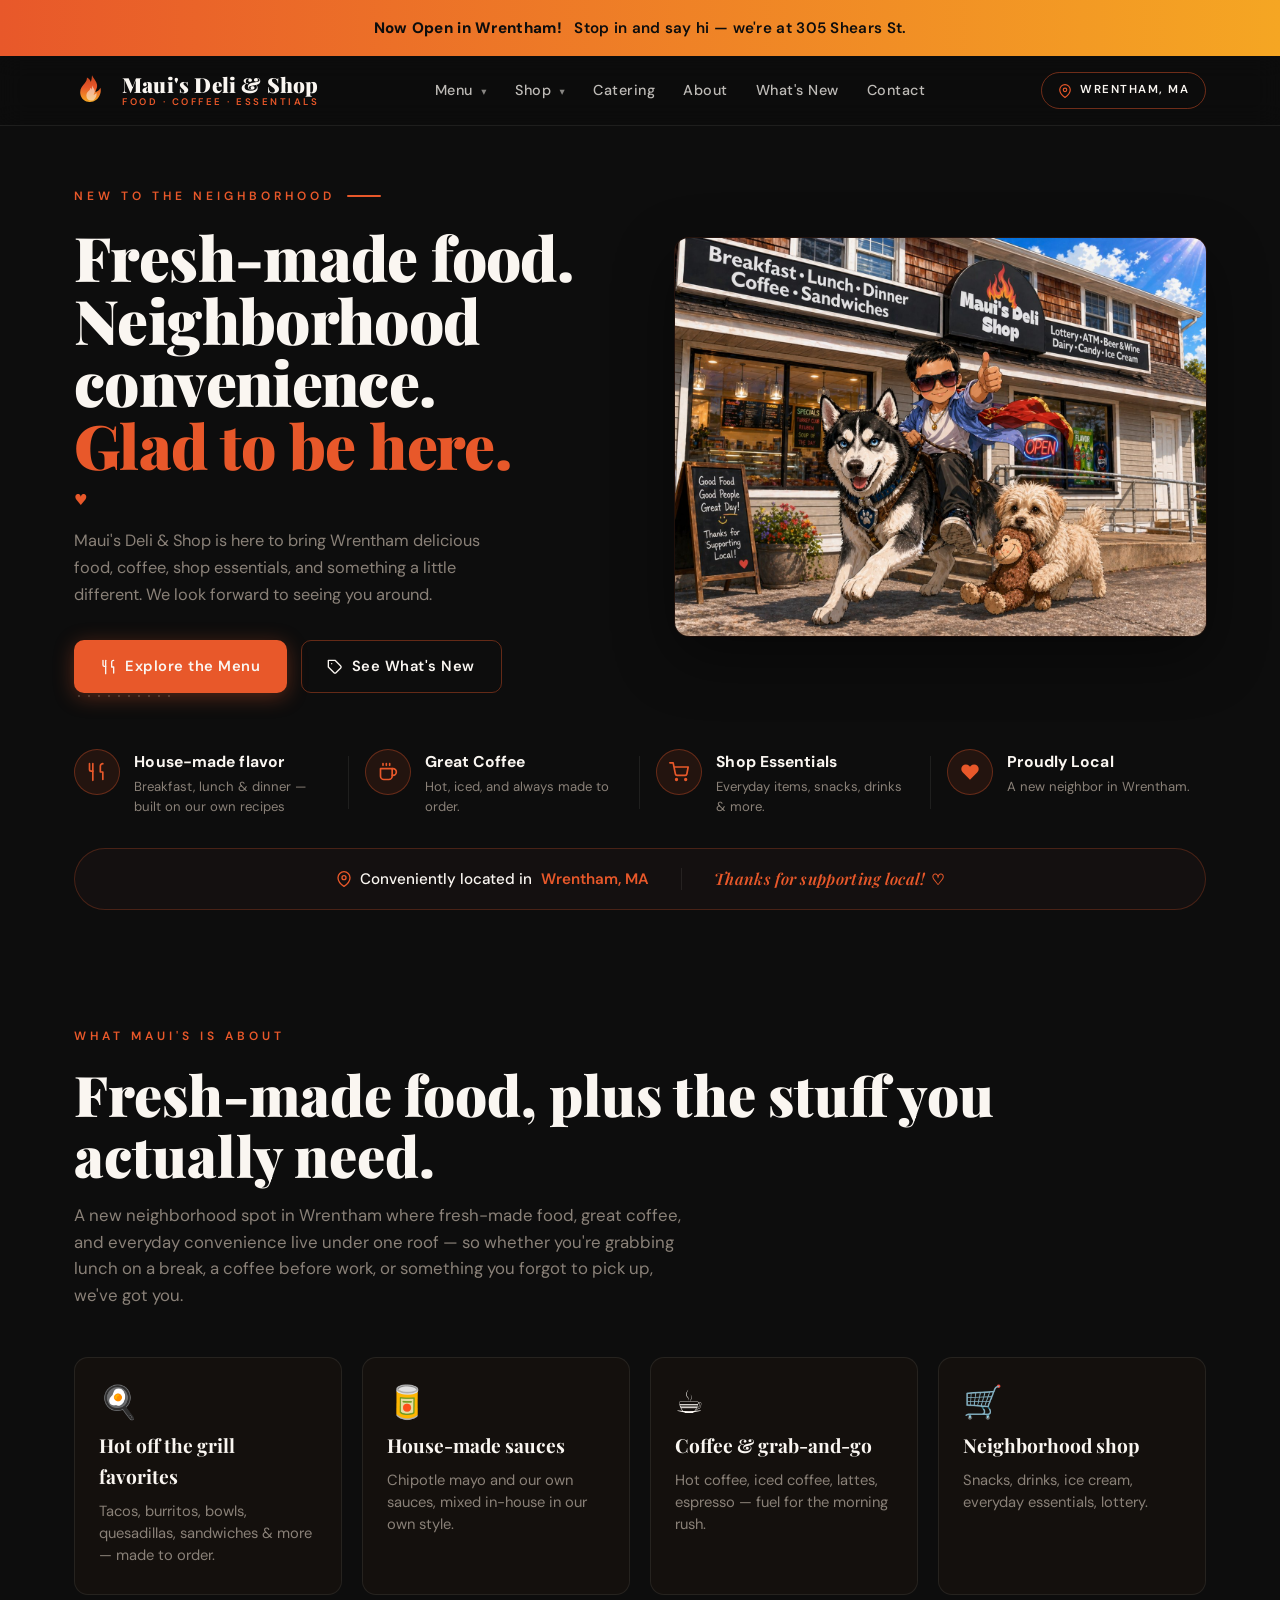
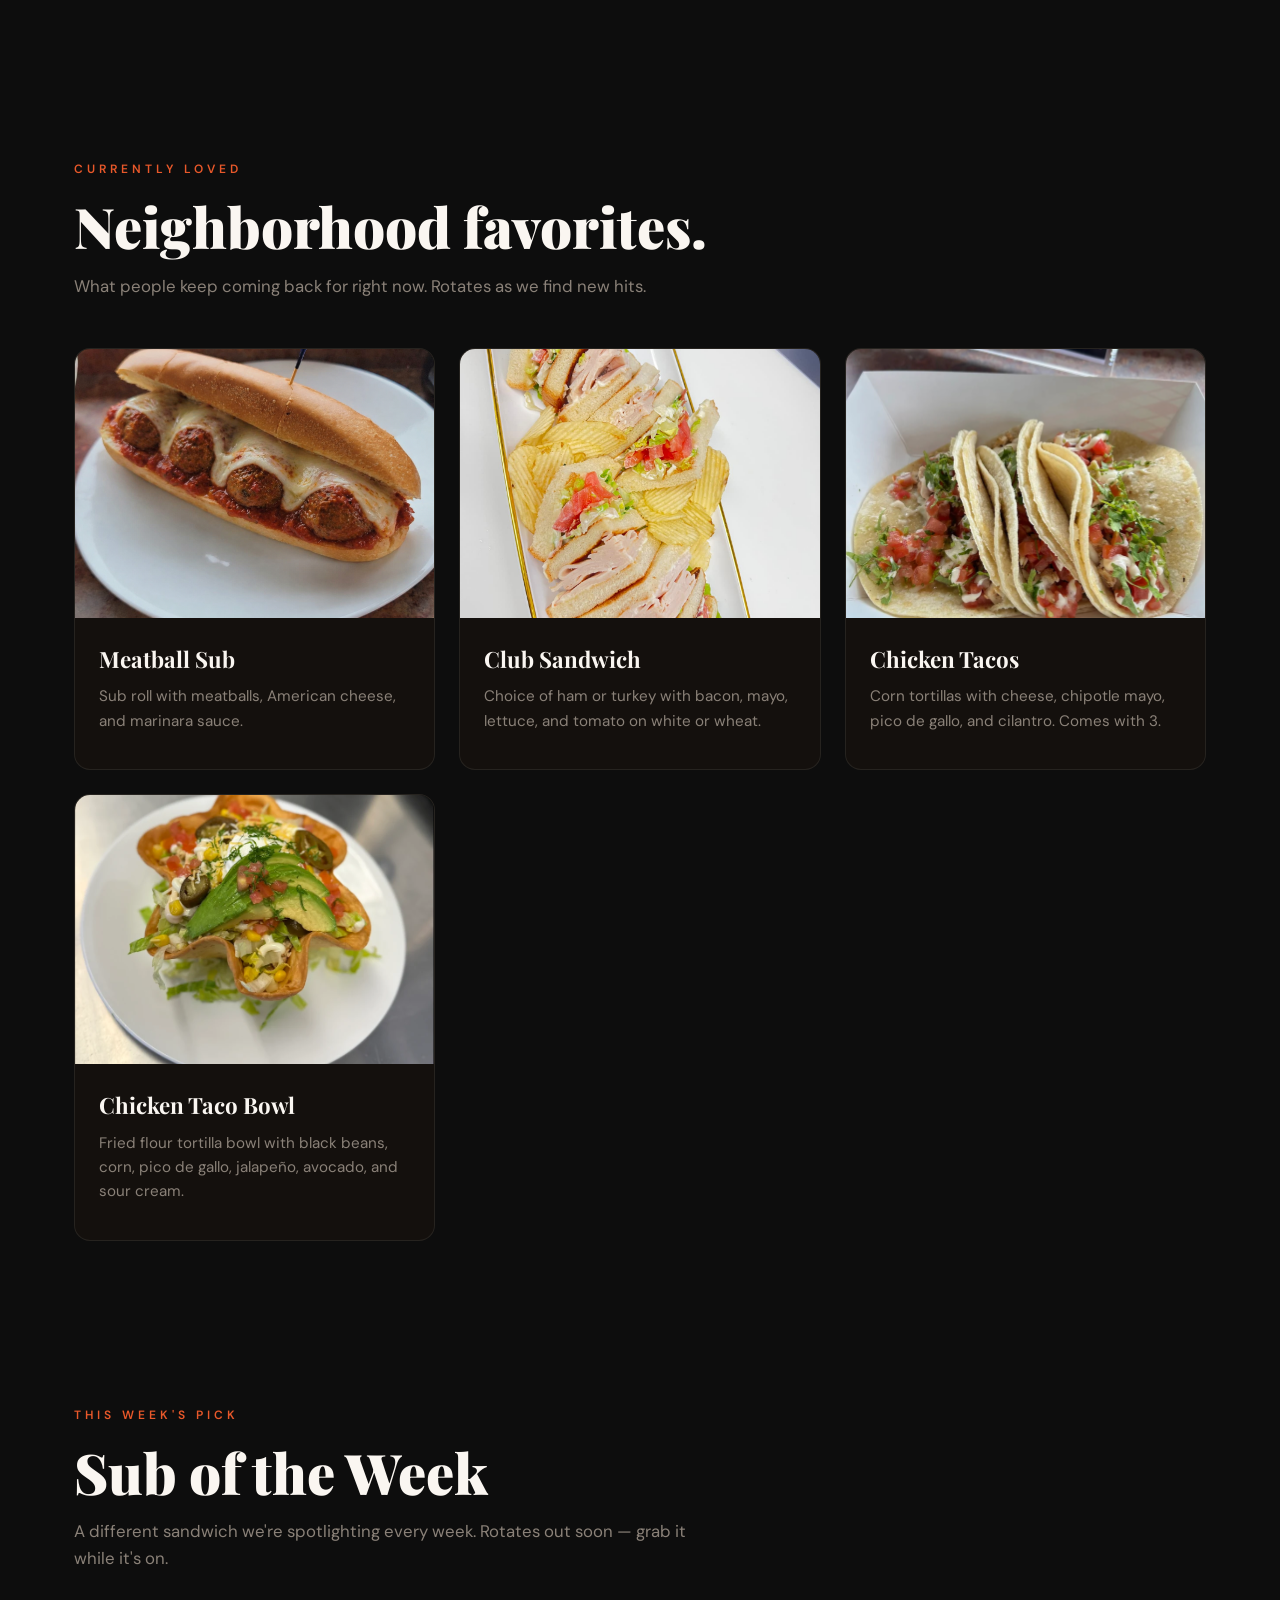
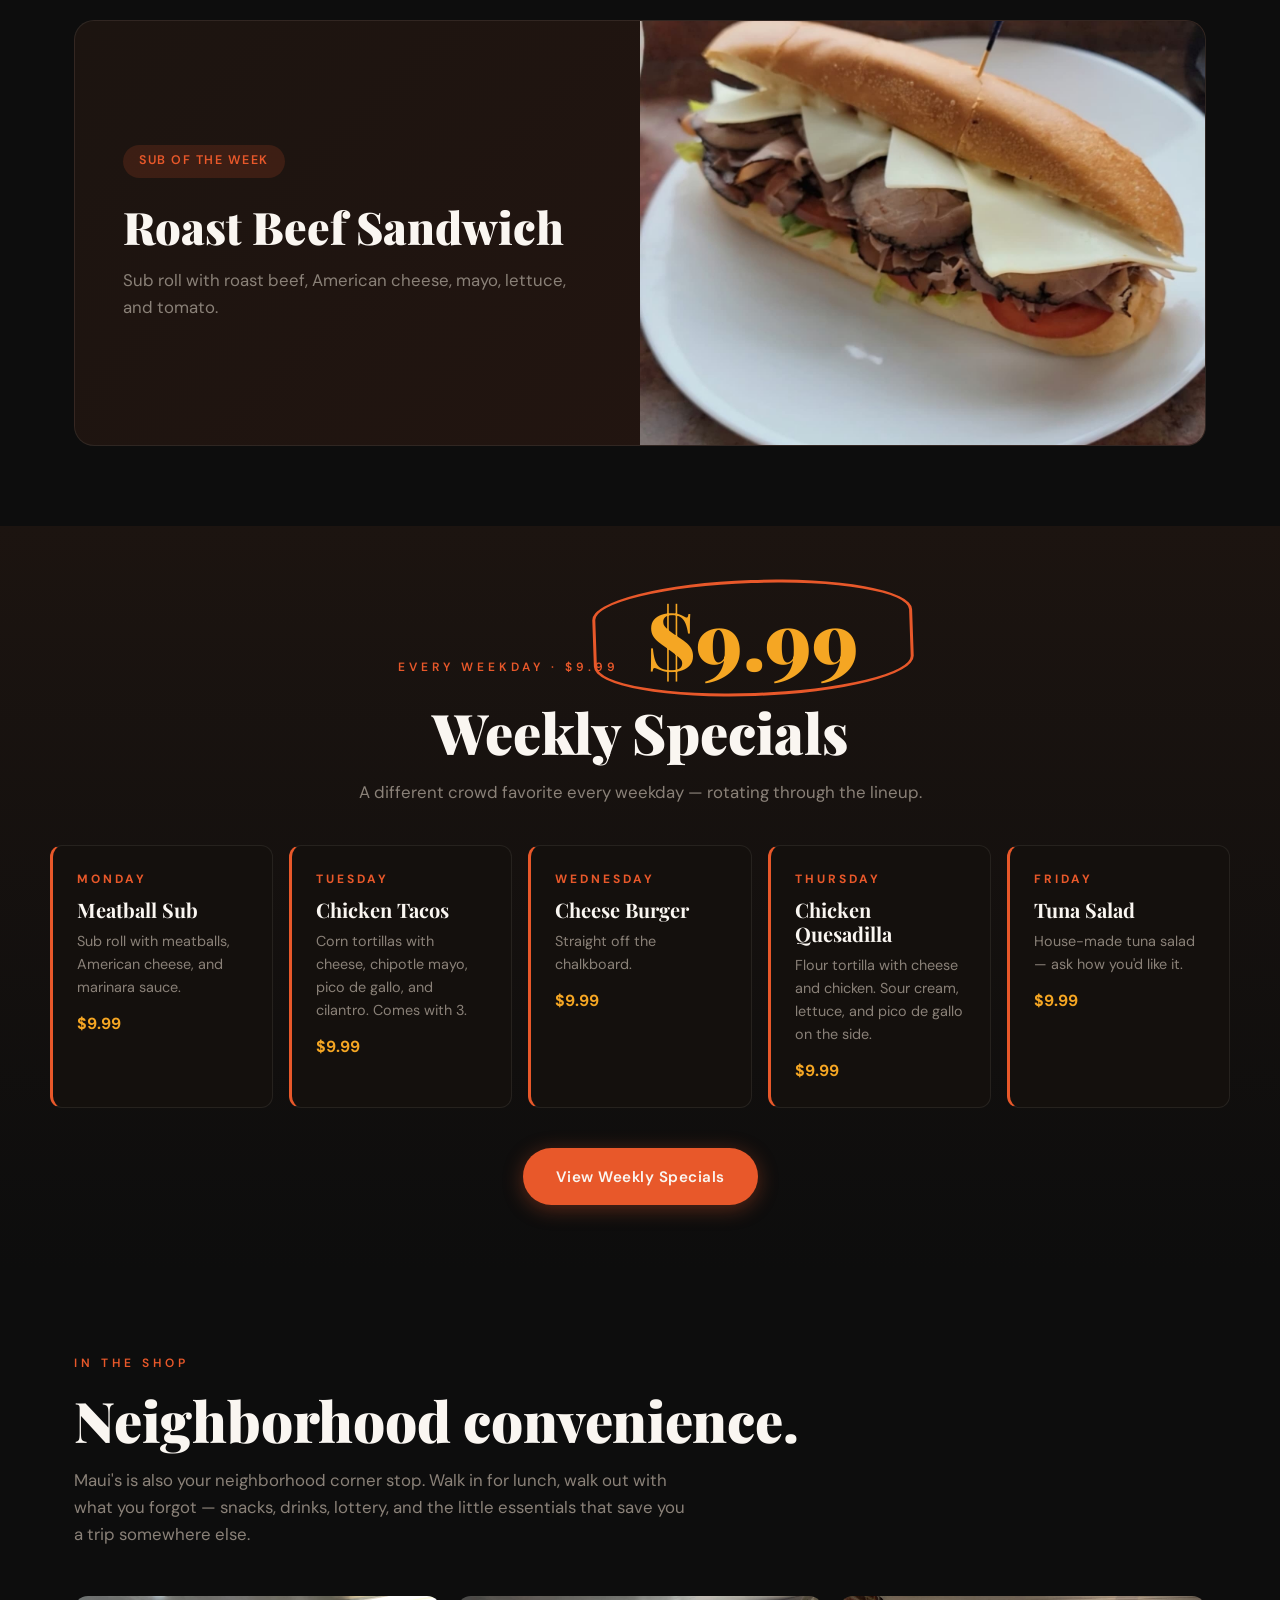
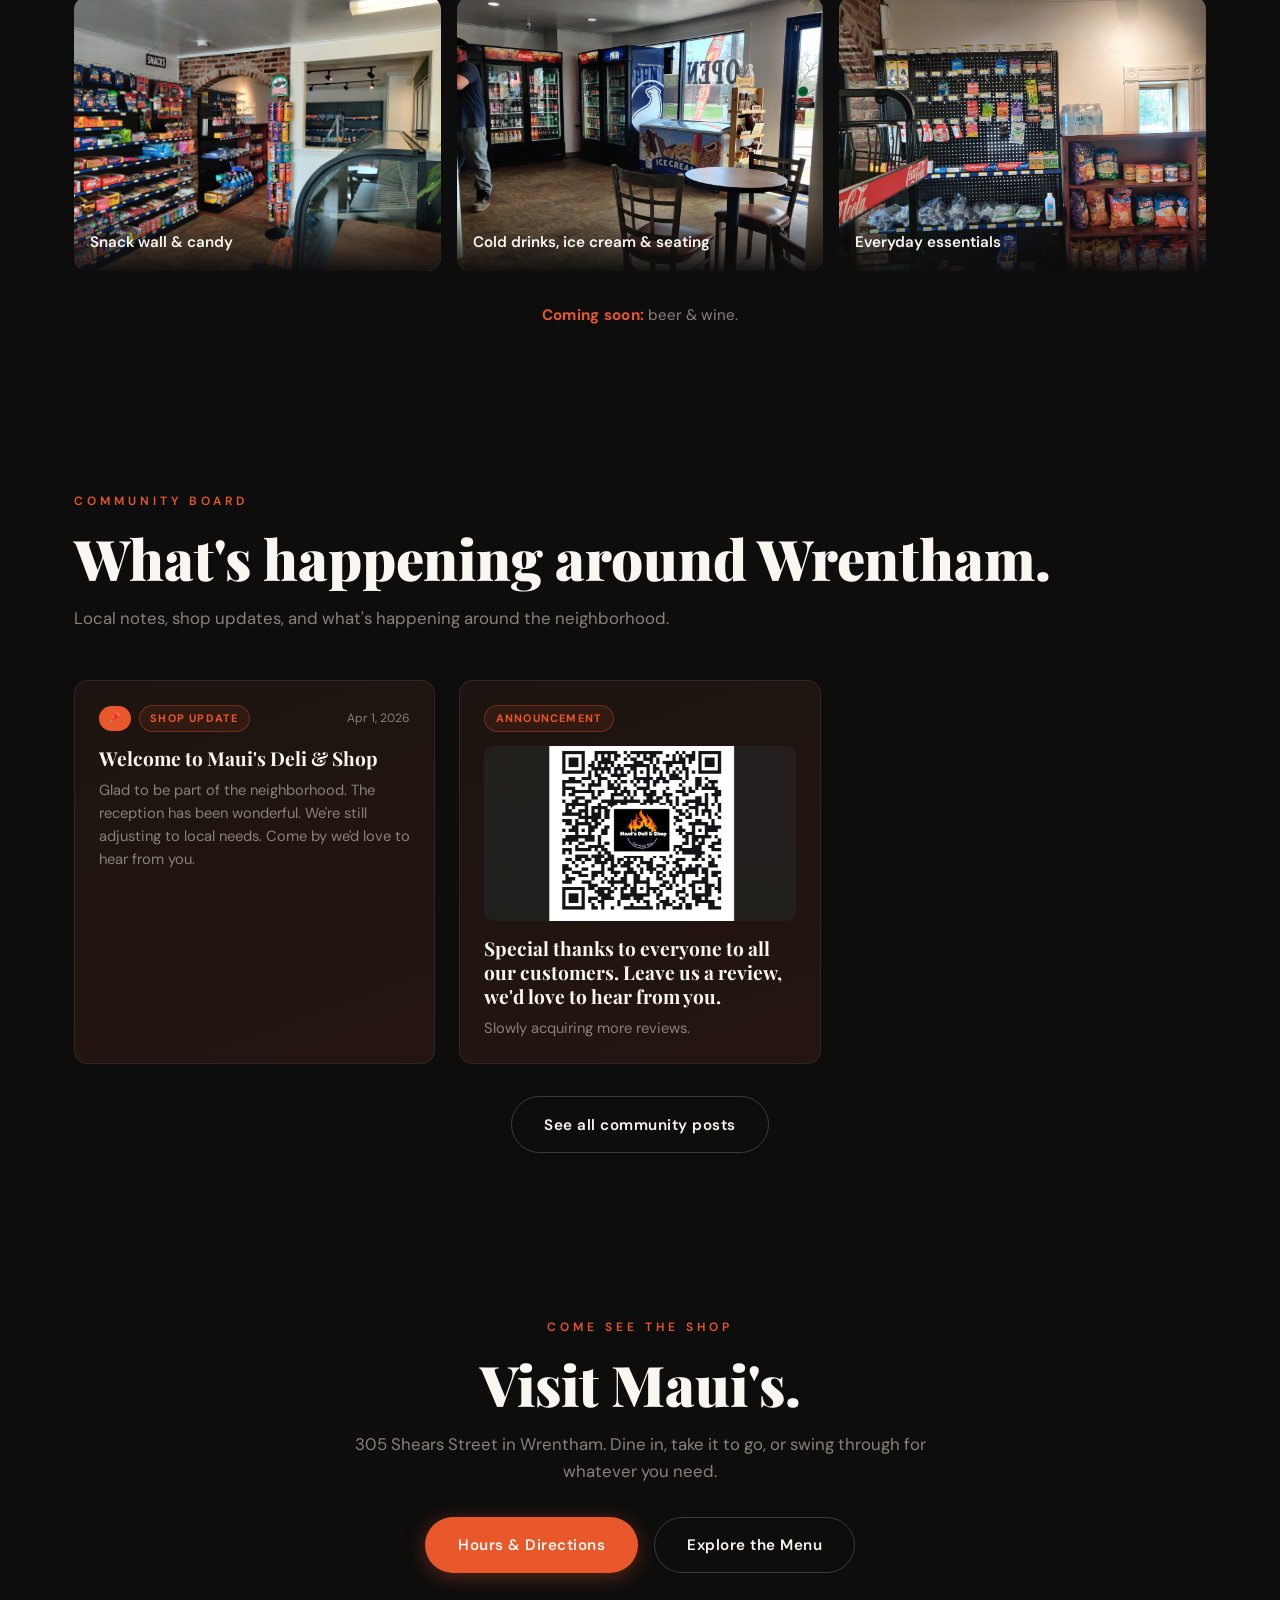
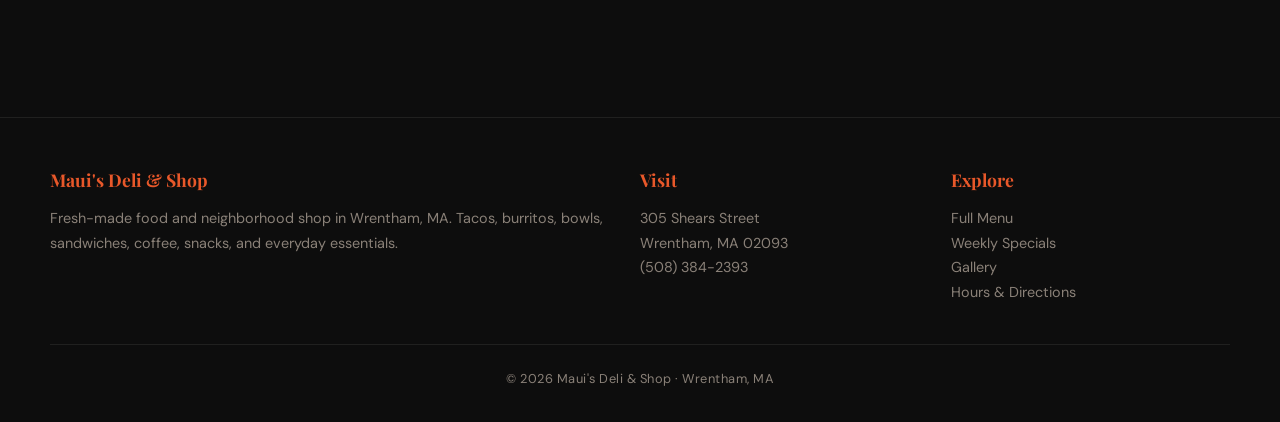
<file: index.html>
<!DOCTYPE html>
<html lang="en">
<head>
<meta charset="UTF-8">
<meta name="viewport" content="width=device-width, initial-scale=1">
<title>Maui's Deli &amp; Shop — Fresh-made food &amp; neighborhood shop · Wrentham, MA</title>
<meta name="description" content="Maui's Deli & Shop is Wrentham's new local food spot and neighborhood shop. Fresh-made food, coffee, shop essentials, snacks, and everyday convenience items. 305 Shears Street.">
<meta name="theme-color" content="#0d0d0d">

<!-- Open Graph -->
<meta property="og:title" content="Maui's Deli &amp; Shop — Wrentham, MA">
<meta property="og:description" content="New to the neighborhood. Fresh-made food, coffee, shop essentials, and something a little different. Glad to be here.">
<meta property="og:type" content="restaurant.restaurant">
<meta property="og:url" content="https://mauisdeli.com/">
<meta property="og:image" content="https://mauisdeli.com/assets/images/maui-preview.jpg">
<meta property="og:image:alt" content="Maui's Deli & Shop storefront illustration in Wrentham, MA">

<!-- Twitter Card -->
<meta name="twitter:card" content="summary_large_image">
<meta name="twitter:title" content="Maui's Deli &amp; Shop — Wrentham, MA">
<meta name="twitter:description" content="New to the neighborhood. Fresh-made food, coffee, shop essentials, and something a little different.">
<meta name="twitter:image" content="https://mauisdeli.com/assets/images/maui-preview.jpg">

<link rel="icon" type="image/svg+xml" href="assets/images/flame.svg">
<link rel="preconnect" href="https://fonts.googleapis.com">
<link rel="preconnect" href="https://fonts.gstatic.com" crossorigin>
<link href="https://fonts.googleapis.com/css2?family=Playfair+Display:wght@700;900&family=DM+Sans:wght@400;500;600;700&display=swap" rel="stylesheet">
<link rel="stylesheet" href="assets/styles.css">

<!-- Local business structured data -->
<script type="application/ld+json">
{
  "@context": "https://schema.org",
  "@type": ["Restaurant", "ConvenienceStore"],
  "name": "Maui's Deli & Shop",
  "alternateName": "Maui's",
  "image": "https://mauisdeli.com/assets/images/storefront-hero.png",
  "description": "Local food spot and neighborhood shop in Wrentham, MA. Fresh-made tacos, burritos, bowls, quesadillas, sandwiches, coffee, snacks, and everyday essentials.",
  "address": {
    "@type": "PostalAddress",
    "streetAddress": "305 Shears St",
    "addressLocality": "Wrentham",
    "addressRegion": "MA",
    "postalCode": "02093",
    "addressCountry": "US"
  },
  "telephone": "+1-508-384-2393",
  "servesCuisine": "American, Tacos, Burritos, Sandwiches, Breakfast, Coffee",
  "priceRange": "$",
  "url": "https://mauisdeli.com"
}
</script>
<link rel="canonical" href="https://mauisdeli.com/">
<!-- Google tag (gtag.js) -->
<script async src="https://www.googletagmanager.com/gtag/js?id=G-K6WXFZK0RD"></script>
<script>
  window.dataLayer = window.dataLayer || [];
  function gtag(){dataLayer.push(arguments);}
  gtag('js', new Date());
  gtag('config', 'G-K6WXFZK0RD');
</script>
</head>
<body>

<!-- Community note strip -->
<div id="announcement" class="note-strip"></div>

<!-- NAV -->
<nav class="nav">
  <div class="nav-inner">
    <a href="index.html" class="nav-brand" aria-label="Maui's Deli & Shop — home">
      <img src="assets/images/flame.svg" alt="" width="36" height="36">
      <span class="nav-brand-text">
        <span class="nav-brand-name">Maui's Deli &amp; Shop</span>
        <span class="nav-brand-sub">Food · Coffee · Essentials</span>
      </span>
    </a>
    <button class="nav-toggle" aria-label="Menu">☰</button>
    <ul class="nav-links">
      <li><a href="menu.html">Menu <span class="caret">▾</span></a></li>
      <li><a href="index.html#shop">Shop <span class="caret">▾</span></a></li>
      <li><a href="contact.html#catering">Catering</a></li>
      <li><a href="index.html#about">About</a></li>
      <li><a href="specials.html">What's New</a></li>
      <li><a href="contact.html">Contact</a></li>
    </ul>
    <a href="contact.html" class="nav-location" aria-label="Visit us in Wrentham, MA">
      <svg viewBox="0 0 24 24" fill="none" stroke="currentColor" stroke-width="2" stroke-linecap="round" stroke-linejoin="round" aria-hidden="true">
        <path d="M21 10c0 7-9 13-9 13s-9-6-9-13a9 9 0 0 1 18 0z"/>
        <circle cx="12" cy="10" r="3"/>
      </svg>
      <span class="nav-location-label">Wrentham, MA</span>
    </a>
  </div>
</nav>

<!-- HERO — split layout: copy left, storefront illustration right -->
<header class="hero hero-split" id="hero">
  <div class="hero-split-inner">
    <div class="hero-split-copy">
      <span class="hero-eyebrow">New to the Neighborhood</span>
      <h1>
        <span class="line">Fresh-made food.</span>
        <span class="line">Neighborhood</span>
        <span class="line">convenience.</span>
        <span class="accent-line">Glad to be here.</span>
      </h1>
      <div class="heart-divider" aria-hidden="true">♥</div>
      <p class="hero-split-lede">
        Maui's Deli &amp; Shop is here to bring Wrentham delicious food, coffee, shop essentials,
        and something a little different. We look forward to seeing you around.
      </p>
      <div class="hero-split-cta">
        <a href="menu.html" class="btn btn-primary">
          <svg viewBox="0 0 24 24" fill="none" stroke="currentColor" stroke-width="2" stroke-linecap="round" stroke-linejoin="round" aria-hidden="true">
            <path d="M3 2v7c0 1.1.9 2 2 2h2v11"/>
            <path d="M7 11V2"/>
            <path d="M19 2c-1.5 0-3 1.5-3 3v7h3v9"/>
          </svg>
          Explore the Menu
        </a>
        <a href="specials.html" class="btn btn-ghost">
          <svg viewBox="0 0 24 24" fill="none" stroke="currentColor" stroke-width="2" stroke-linecap="round" stroke-linejoin="round" aria-hidden="true">
            <path d="M20.59 13.41l-7.17 7.17a2 2 0 0 1-2.83 0L2 12V2h10l8.59 8.59a2 2 0 0 1 0 2.82z"/>
            <line x1="7" y1="7" x2="7.01" y2="7"/>
          </svg>
          See What's New
        </a>
      </div>
    </div>
    <div class="hero-split-art">
      <img src="assets/images/storefront-hero.png" alt="Illustrated storefront of Maui's Deli &amp; Shop in Wrentham, MA — a friendly kid, a husky, a little dog, and a chalkboard that reads Good Food · Good People · Great Day">
    </div>
  </div>
</header>

<!-- FEATURE STRIP — four-icon row below the hero -->
<section class="feature-strip" aria-label="What you'll find at Maui's">
  <div class="feature-strip-grid">
    <div class="feature-strip-item">
      <div class="feature-strip-icon" aria-hidden="true">
        <svg viewBox="0 0 24 24" fill="none" stroke="currentColor" stroke-width="2" stroke-linecap="round" stroke-linejoin="round">
          <path d="M3 2v7c0 1.1.9 2 2 2h2v11"/>
          <path d="M7 11V2"/>
          <path d="M19 2c-1.5 0-3 1.5-3 3v7h3v9"/>
        </svg>
      </div>
      <div class="feature-strip-text">
        <h4>House-made flavor</h4>
        <p>Breakfast, lunch &amp; dinner — built on our own recipes</p>
      </div>
    </div>
    <div class="feature-strip-item">
      <div class="feature-strip-icon" aria-hidden="true">
        <svg viewBox="0 0 24 24" fill="none" stroke="currentColor" stroke-width="2" stroke-linecap="round" stroke-linejoin="round">
          <path d="M17 8h1a4 4 0 1 1 0 8h-1"/>
          <path d="M3 8h14v9a4 4 0 0 1-4 4H7a4 4 0 0 1-4-4V8z"/>
          <line x1="6" y1="2" x2="6" y2="4"/>
          <line x1="10" y1="2" x2="10" y2="4"/>
          <line x1="14" y1="2" x2="14" y2="4"/>
        </svg>
      </div>
      <div class="feature-strip-text">
        <h4>Great Coffee</h4>
        <p>Hot, iced, and always made to order.</p>
      </div>
    </div>
    <div class="feature-strip-item">
      <div class="feature-strip-icon" aria-hidden="true">
        <svg viewBox="0 0 24 24" fill="none" stroke="currentColor" stroke-width="2" stroke-linecap="round" stroke-linejoin="round">
          <circle cx="9" cy="21" r="1"/>
          <circle cx="20" cy="21" r="1"/>
          <path d="M1 1h4l2.68 13.39a2 2 0 0 0 2 1.61h9.72a2 2 0 0 0 2-1.61L23 6H6"/>
        </svg>
      </div>
      <div class="feature-strip-text">
        <h4>Shop Essentials</h4>
        <p>Everyday items, snacks, drinks &amp; more.</p>
      </div>
    </div>
    <div class="feature-strip-item">
      <div class="feature-strip-icon" aria-hidden="true">
        <svg viewBox="0 0 24 24" fill="currentColor" stroke="none">
          <path d="M20.84 4.61a5.5 5.5 0 0 0-7.78 0L12 5.67l-1.06-1.06a5.5 5.5 0 0 0-7.78 7.78L12 21.23l8.84-8.84a5.5 5.5 0 0 0 0-7.78z"/>
        </svg>
      </div>
      <div class="feature-strip-text">
        <h4>Proudly Local</h4>
        <p>A new neighbor in Wrentham.</p>
      </div>
    </div>
  </div>
</section>

<!-- LOCAL BAR — lower location strip reinforcing Wrentham -->
<section class="local-bar" aria-label="Location">
  <div class="local-bar-inner">
    <span class="local-bar-item">
      <svg viewBox="0 0 24 24" fill="none" stroke="currentColor" stroke-width="2" stroke-linecap="round" stroke-linejoin="round" aria-hidden="true">
        <path d="M21 10c0 7-9 13-9 13s-9-6-9-13a9 9 0 0 1 18 0z"/>
        <circle cx="12" cy="10" r="3"/>
      </svg>
      Conveniently located in <span class="city">Wrentham, MA</span>
    </span>
    <span class="local-bar-divider" aria-hidden="true"></span>
    <span class="local-bar-thanks">Thanks for supporting local!<span class="heart">♡</span></span>
  </div>
</section>

<!-- WHAT MAUI'S IS ABOUT -->
<section class="block" id="about">
  <span class="eyebrow">What Maui's Is About</span>
  <h2 class="section-title">Fresh-made food, plus the stuff you actually need.</h2>
  <p class="section-lede">
    A new neighborhood spot in Wrentham where fresh-made food, great coffee, and
    everyday convenience live under one roof — so whether you're grabbing lunch
    on a break, a coffee before work, or something you forgot to pick up, we've got you.
  </p>
  <div class="pillar-grid">
    <div class="pillar">
      <div class="pillar-icon">🍳</div>
      <h3>Hot off the grill favorites</h3>
      <p>Tacos, burritos, bowls, quesadillas, sandwiches &amp; more — made to order.</p>
    </div>
    <div class="pillar">
      <div class="pillar-icon">🥫</div>
      <h3>House-made sauces</h3>
      <p>Chipotle mayo and our own sauces, mixed in-house in our own style.</p>
    </div>
    <div class="pillar">
      <div class="pillar-icon">☕</div>
      <h3>Coffee &amp; grab-and-go</h3>
      <p>Hot coffee, iced coffee, lattes, espresso — fuel for the morning rush.</p>
    </div>
    <div class="pillar">
      <div class="pillar-icon">🛒</div>
      <h3>Neighborhood shop</h3>
      <p>Snacks, drinks, ice cream, everyday essentials, lottery.</p>
    </div>
  </div>
</section>

<!-- FEATURED / CURRENTLY LOVED -->
<section class="block" data-section="featured">
  <span class="eyebrow">Currently Loved</span>
  <h2 class="section-title">Neighborhood favorites.</h2>
  <p class="section-lede">What people keep coming back for right now. Rotates as we find new hits.</p>
  <div id="featured-dishes" class="dishes-grid"></div>
</section>

<!-- SUB OF THE WEEK -->
<section class="block" data-section="subOfWeek">
  <span class="eyebrow">This Week's Pick</span>
  <h2 class="section-title">Sub of the Week</h2>
  <p class="section-lede">A different sandwich we're spotlighting every week. Rotates out soon — grab it while it's on.</p>
  <div id="sub-of-week" class="sub-feature"></div>
</section>

<!-- WEEKLY SPECIALS PREVIEW -->
<section class="specials-wrap" data-section="specials">
  <div class="specials-banner">
    <span class="eyebrow">Every Weekday · $9.99</span>
    <div class="price-flash">$9.99</div>
    <h2 class="section-title" style="margin-top:0.5rem">Weekly Specials</h2>
    <p class="section-lede" style="margin:0 auto">A different crowd favorite every weekday — rotating through the lineup.</p>
  </div>
  <div id="specials" class="specials-list"></div>
  <div style="text-align:center; margin-top:2.5rem">
    <a href="specials.html" class="btn btn-primary">View Weekly Specials</a>
  </div>
</section>

<!-- IN THE SHOP -->
<section class="block" id="shop" data-section="shop">
  <span class="eyebrow">In the Shop</span>
  <h2 class="section-title">Neighborhood convenience.</h2>
  <p class="section-lede">
    Maui's is also your neighborhood corner stop. Walk in for lunch, walk out with
    what you forgot — snacks, drinks, lottery, and the little essentials that save you a trip somewhere else.
  </p>
  <div class="shop-grid">
    <figure class="shop-card">
      <img src="assets/images/shop-snacks.jpg" alt="Candy and snack aisle at Maui's" loading="lazy">
      <figcaption>Snack wall &amp; candy</figcaption>
    </figure>
    <figure class="shop-card">
      <img src="assets/images/shop-coolers.jpg" alt="Cold drink coolers, ice cream, and seating area at Maui's" loading="lazy">
      <figcaption>Cold drinks, ice cream &amp; seating</figcaption>
    </figure>
    <figure class="shop-card">
      <img src="assets/images/shop-essentials.jpg" alt="Everyday essentials aisle at Maui's" loading="lazy">
      <figcaption>Everyday essentials</figcaption>
    </figure>
  </div>
  <p class="shop-footnote" data-coming-soon="iceCream">
    <strong>Coming soon:</strong> more ice cream options.
  </p>
  <p class="shop-footnote" data-coming-soon="beerWine">
    <strong>Coming soon:</strong> beer &amp; wine.
  </p>
</section>

<!-- COMMUNITY BOARD -->
<section class="block" id="community" data-section="community">
  <span class="eyebrow">Community Board</span>
  <h2 class="section-title">What's happening around Wrentham.</h2>
  <p class="section-lede">Local notes, shop updates, and what's happening around the neighborhood.</p>
  <div id="community-board"></div>
  <div class="community-footer">
    <a href="specials.html#community" class="btn btn-ghost">See all community posts</a>
  </div>
</section>

<!-- BREAKFAST COMING SOON -->
<section class="block breakfast-tease" id="breakfast" data-section="breakfastComingSoon">
  <div class="breakfast-tease-inner">
    <span class="eyebrow">Coming Soon</span>
    <h2 class="section-title">Breakfast at Maui's.</h2>
    <p class="section-lede">
      We're opening up the morning menu soon — breakfast sandwiches, breakfast burritos,
      and strong coffee to start the day. Check back here or follow the announcement at the top of the page.
    </p>
  </div>
</section>

<!-- VISIT -->
<section class="block" style="text-align:center">
  <span class="eyebrow">Come See the Shop</span>
  <h2 class="section-title">Visit Maui's.</h2>
  <p class="section-lede" style="margin:0 auto 2rem">
    305 Shears Street in Wrentham. Dine in, take it to go, or swing through for whatever you need.
  </p>
  <div class="hero-cta">
    <a href="contact.html" class="btn btn-primary">Hours &amp; Directions</a>
    <a href="menu.html" class="btn btn-ghost">Explore the Menu</a>
  </div>
</section>

<a href="tel:+15083842393" class="call-float" aria-label="Call Maui's">
  <span class="icon">📞</span> Call Maui's
</a>

<!-- FOOTER -->
<footer class="footer">
  <div class="footer-inner">
    <div>
      <h5>Maui's Deli &amp; Shop</h5>
      <p>Fresh-made food and neighborhood shop in Wrentham, MA. Tacos, burritos, bowls, sandwiches, coffee, snacks, and everyday essentials.</p>
    </div>
    <div>
      <h5>Visit</h5>
      <ul>
        <li>305 Shears Street</li>
        <li>Wrentham, MA 02093</li>
        <li><a href="tel:+15083842393">(508) 384-2393</a></li>
      </ul>
    </div>
    <div>
      <h5>Explore</h5>
      <ul>
        <li><a href="menu.html">Full Menu</a></li>
        <li><a href="specials.html">Weekly Specials</a></li>
        <li><a href="gallery.html">Gallery</a></li>
        <li><a href="contact.html">Hours &amp; Directions</a></li>
      </ul>
    </div>
  </div>
  <div class="footer-bottom">© <span id="year"></span> Maui's Deli &amp; Shop · Wrentham, MA</div>
</footer>

<script src="https://identity.netlify.com/v1/netlify-identity-widget.js"></script>
<script src="assets/site.js"></script>
<script>
  renderAnnouncement('announcement');
  renderSubOfWeek('sub-of-week');
  renderFeatured('featured-dishes', 4);
  renderSpecials('specials');
  renderCommunityBoard('community-board', { limit: 3, layout: 'grid' });
  applySettings();
  document.getElementById('year').textContent = new Date().getFullYear();
</script>
</body>
</html>
</file>
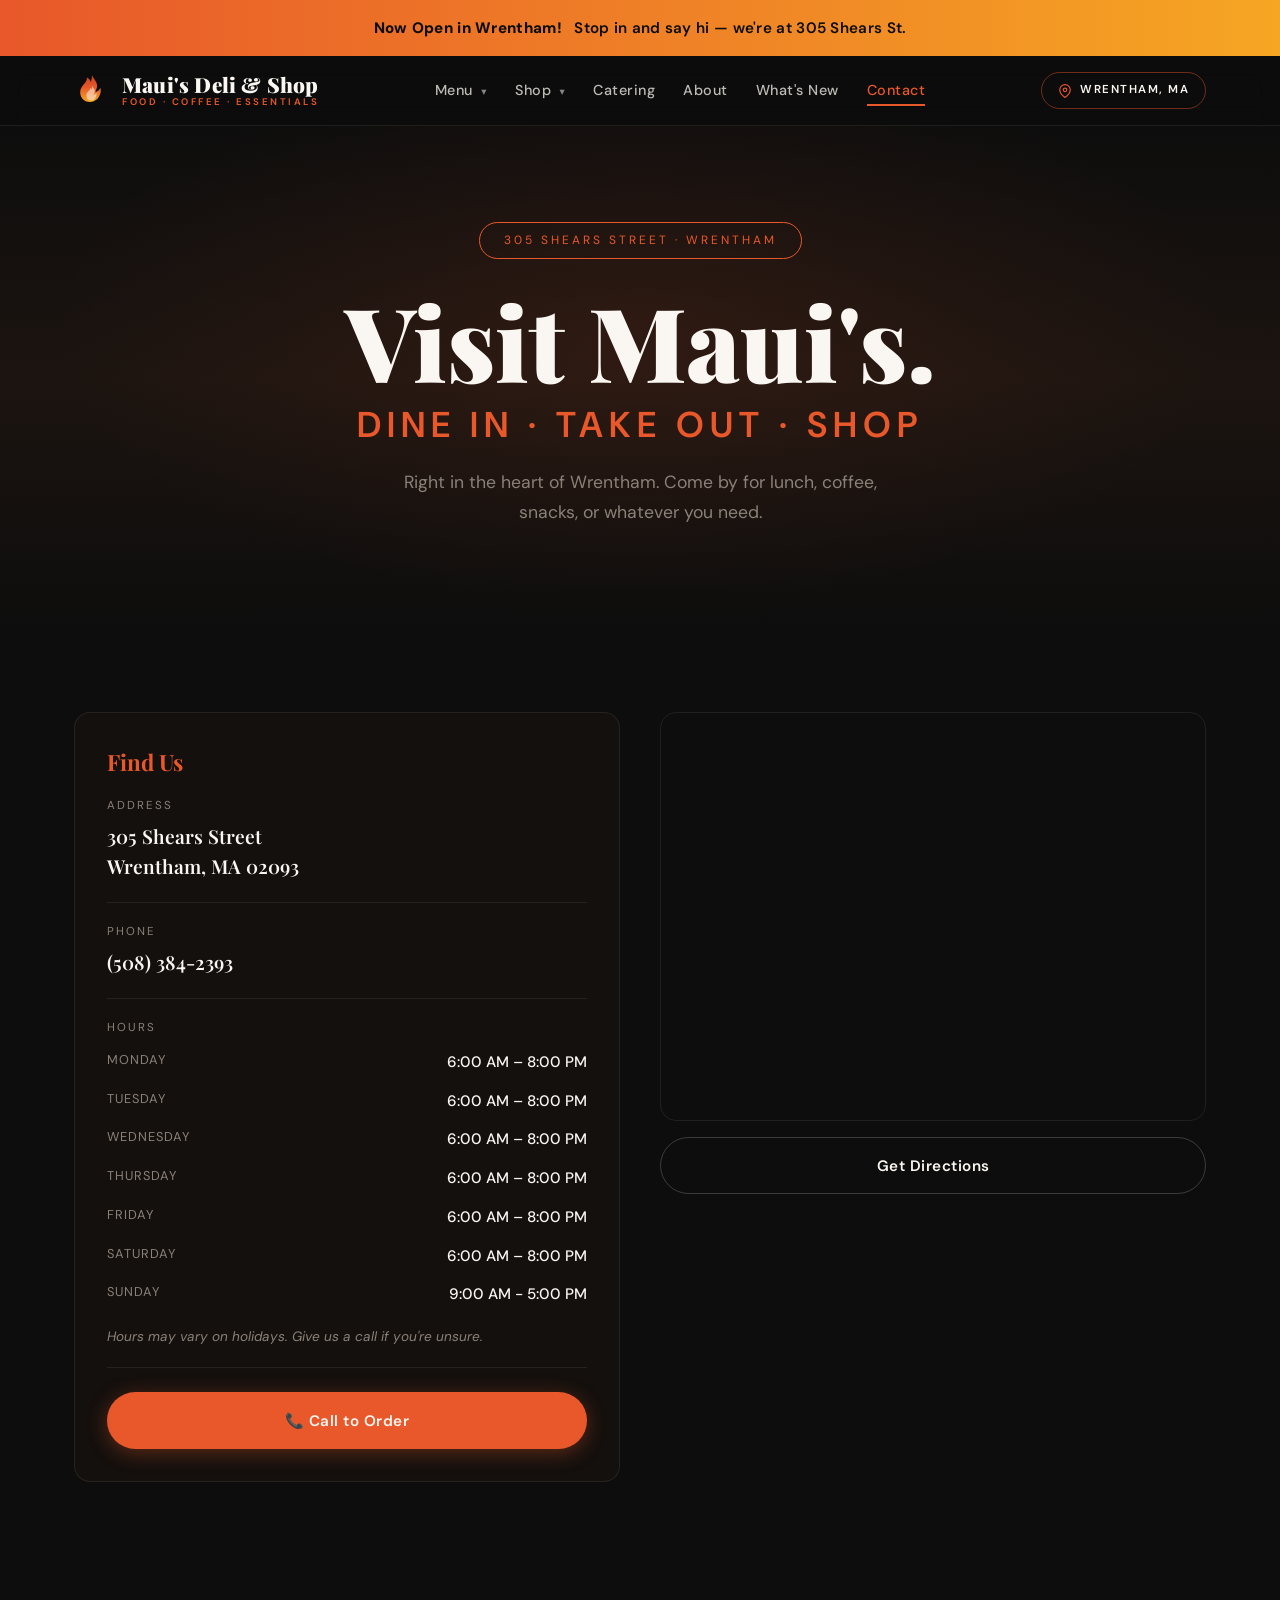
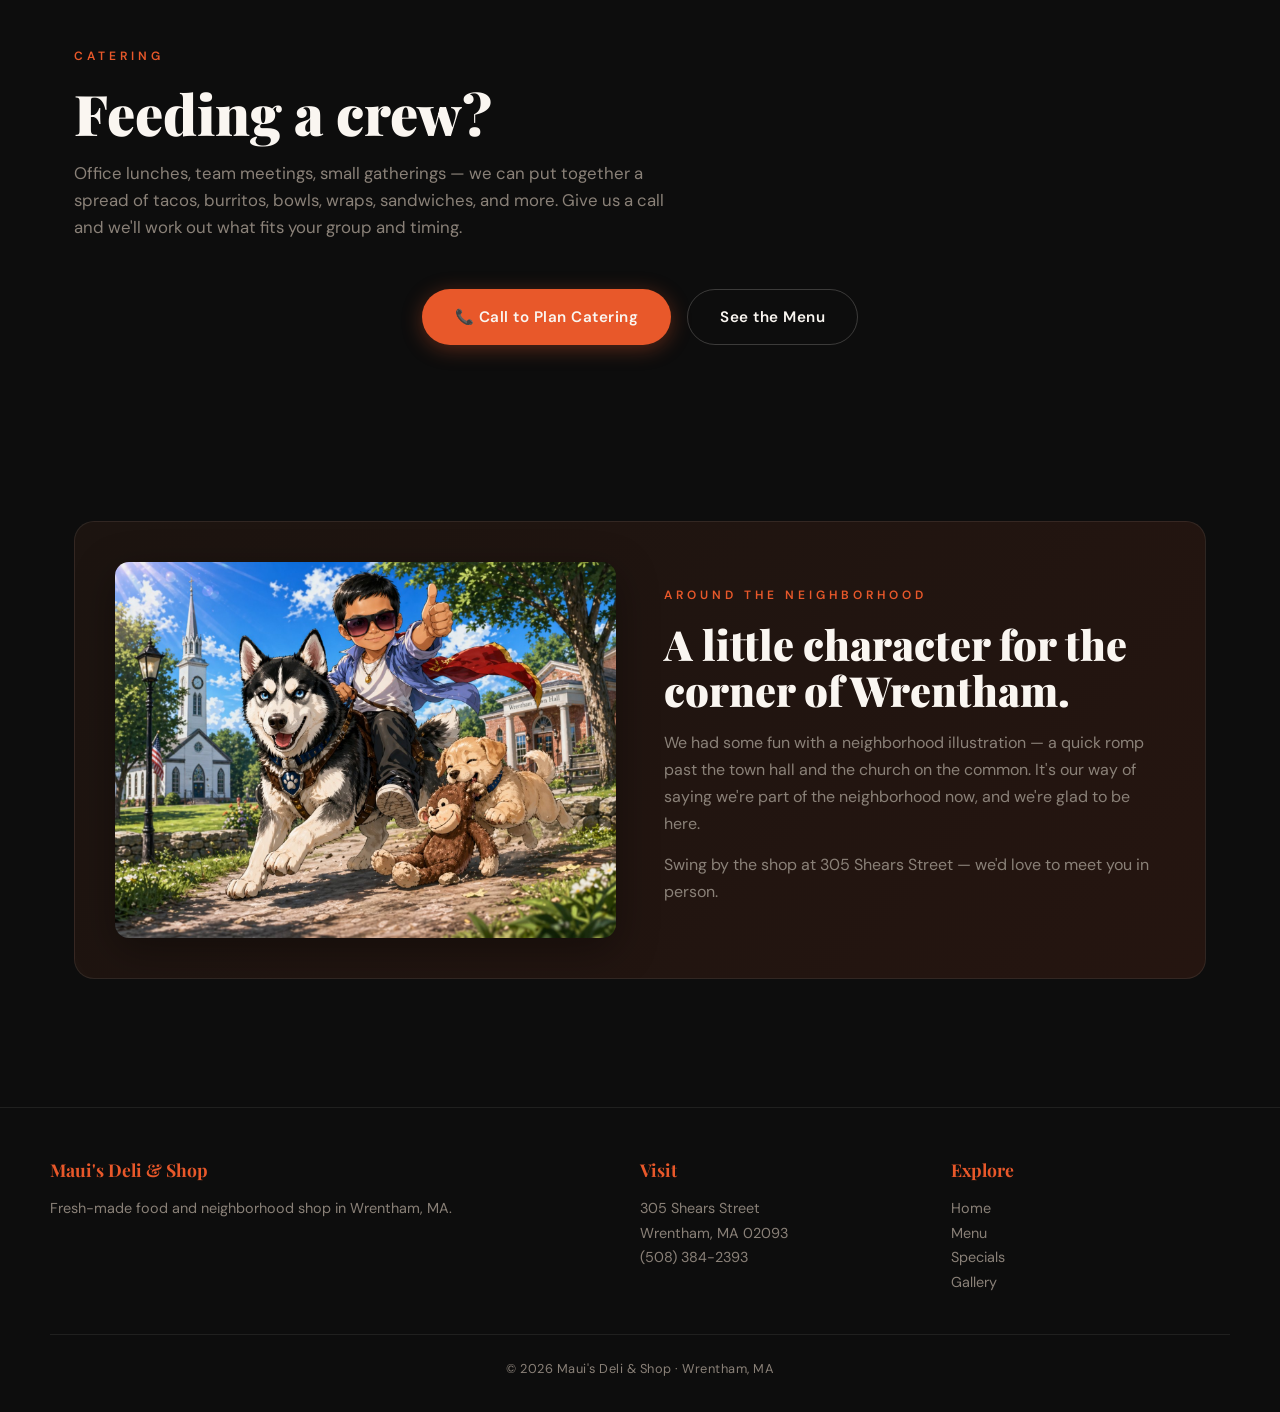
<file: contact.html>
<!DOCTYPE html>
<html lang="en">
<head>
<meta charset="UTF-8">
<meta name="viewport" content="width=device-width, initial-scale=1">
<title>Visit &amp; Catering — Maui's Deli &amp; Shop · Wrentham, MA</title>
<meta name="description" content="Visit Maui's Deli & Shop at 305 Shears St, Wrentham, MA. Hours, phone, directions, and catering inquiries.">
<meta property="og:title" content="Maui's Deli &amp; Shop — Wrentham, MA">
<meta property="og:description" content="Fresh-made food, coffee, shop essentials, and something a little different. Glad to be here.">
<meta property="og:type" content="restaurant.restaurant">
<meta property="og:url" content="https://mauisdeli.com/contact.html">
<meta property="og:image" content="https://mauisdeli.com/assets/images/storefront-hero.png">
<meta property="og:image:alt" content="Maui's Deli & Shop storefront illustration in Wrentham, MA">
<meta name="twitter:card" content="summary_large_image">
<meta name="twitter:image" content="https://mauisdeli.com/assets/images/storefront-hero.png">
<link rel="icon" type="image/svg+xml" href="assets/images/flame.svg">
<link rel="preconnect" href="https://fonts.googleapis.com">
<link rel="preconnect" href="https://fonts.gstatic.com" crossorigin>
<link href="https://fonts.googleapis.com/css2?family=Playfair+Display:wght@700;900&family=DM+Sans:wght@400;500;600;700&display=swap" rel="stylesheet">
<link rel="stylesheet" href="assets/styles.css">
<link rel="canonical" href="https://mauisdeli.com/contact.html">
<!-- Google tag (gtag.js) -->
<script async src="https://www.googletagmanager.com/gtag/js?id=G-K6WXFZK0RD"></script>
<script>
  window.dataLayer = window.dataLayer || [];
  function gtag(){dataLayer.push(arguments);}
  gtag('js', new Date());
  gtag('config', 'G-K6WXFZK0RD');
</script>
</head>
<body>

<div id="announcement" class="note-strip"></div>

<nav class="nav">
  <div class="nav-inner">
    <a href="index.html" class="nav-brand" aria-label="Maui's Deli & Shop — home">
      <img src="assets/images/flame.svg" alt="" width="36" height="36">
      <span class="nav-brand-text">
        <span class="nav-brand-name">Maui's Deli &amp; Shop</span>
        <span class="nav-brand-sub">Food · Coffee · Essentials</span>
      </span>
    </a>
    <button class="nav-toggle" aria-label="Menu">☰</button>
    <ul class="nav-links">
      <li><a href="menu.html">Menu <span class="caret">▾</span></a></li>
      <li><a href="index.html#shop">Shop <span class="caret">▾</span></a></li>
      <li><a href="contact.html#catering">Catering</a></li>
      <li><a href="index.html#about">About</a></li>
      <li><a href="specials.html">What's New</a></li>
      <li><a href="contact.html">Contact</a></li>
    </ul>
    <a href="contact.html" class="nav-location" aria-label="Visit us in Wrentham, MA">
      <svg viewBox="0 0 24 24" fill="none" stroke="currentColor" stroke-width="2" stroke-linecap="round" stroke-linejoin="round" aria-hidden="true">
        <path d="M21 10c0 7-9 13-9 13s-9-6-9-13a9 9 0 0 1 18 0z"/>
        <circle cx="12" cy="10" r="3"/>
      </svg>
      <span class="nav-location-label">Wrentham, MA</span>
    </a>
  </div>
</nav>

<header class="hero hero-mini">
  <div class="hero-inner">
    <span class="hero-badge">305 Shears Street · Wrentham</span>
    <h1>Visit Maui's.
      <span class="accent">Dine in · Take out · Shop</span>
    </h1>
    <p class="hero-sub">Right in the heart of Wrentham. Come by for lunch, coffee, snacks, or whatever you need.</p>
  </div>
</header>

<section class="block">
  <div class="contact-grid">

    <div class="contact-card">
      <h3>Find Us</h3>
      <div class="contact-row">
        <span class="label">Address</span>
        <span class="value">305 Shears Street<br>Wrentham, MA 02093</span>
      </div>
      <div class="contact-row">
        <span class="label">Phone</span>
        <span class="value"><a href="tel:+15083842393">(508) 384-2393</a></span>
      </div>
      <div class="contact-row">
        <span class="label">Hours</span>
        <ul class="hours-list" id="hours"></ul>
        <p id="hours-note" style="color:var(--warm-gray); font-size:0.85rem; margin-top:0.75rem; font-style:italic;"></p>
      </div>
      <div style="margin-top:1.5rem">
        <a href="tel:+15083842393" class="btn btn-primary" style="width:100%">📞 Call to Order</a>
      </div>
    </div>

    <div>
      <div class="map-embed">
        <iframe
          src="https://www.google.com/maps?q=305+Shears+St,+Wrentham,+MA+02093&output=embed"
          loading="lazy"
          referrerpolicy="no-referrer-when-downgrade"
          title="Maui's Deli & Shop location"></iframe>
      </div>
      <a href="https://www.google.com/maps/dir/?api=1&destination=305+Shears+St,+Wrentham,+MA+02093" target="_blank" rel="noopener" class="btn btn-ghost" style="margin-top:1rem; display:block; text-align:center">Get Directions</a>
    </div>

  </div>
</section>

<!-- CATERING -->
<section class="block" id="catering">
  <span class="eyebrow">Catering</span>
  <h2 class="section-title">Feeding a crew?</h2>
  <p class="section-lede">
    Office lunches, team meetings, small gatherings — we can put together a spread of
    tacos, burritos, bowls, wraps, sandwiches, and more. Give us a call and we'll work
    out what fits your group and timing.
  </p>
  <div class="hero-cta">
    <a href="tel:+15083842393" class="btn btn-primary">📞 Call to Plan Catering</a>
    <a href="menu.html" class="btn btn-ghost">See the Menu</a>
  </div>
</section>

<!-- MAUI AROUND WRENTHAM -->
<section class="maui-wrentham">
  <div class="maui-wrentham-grid">
    <div class="maui-wrentham-image">
      <img src="assets/images/maui-wrentham.png" alt="Illustration of a kid riding a husky past Wrentham town hall and the church on the common" loading="lazy">
    </div>
    <div class="maui-wrentham-copy">
      <span class="eyebrow">Around the Neighborhood</span>
      <h2>A little character for the corner of Wrentham.</h2>
      <p>
        We had some fun with a neighborhood illustration — a quick romp past the town hall
        and the church on the common. It's our way of saying we're part of the
        neighborhood now, and we're glad to be here.
      </p>
      <p>
        Swing by the shop at 305 Shears Street — we'd love to meet you in person.
      </p>
    </div>
  </div>
</section>

<a href="tel:+15083842393" class="call-float" aria-label="Call Maui's">
  <span class="icon">📞</span> Call Maui's
</a>

<footer class="footer">
  <div class="footer-inner">
    <div>
      <h5>Maui's Deli &amp; Shop</h5>
      <p>Fresh-made food and neighborhood shop in Wrentham, MA.</p>
    </div>
    <div>
      <h5>Visit</h5>
      <ul>
        <li>305 Shears Street</li>
        <li>Wrentham, MA 02093</li>
        <li><a href="tel:+15083842393">(508) 384-2393</a></li>
      </ul>
    </div>
    <div>
      <h5>Explore</h5>
      <ul>
        <li><a href="index.html">Home</a></li>
        <li><a href="menu.html">Menu</a></li>
        <li><a href="specials.html">Specials</a></li>
        <li><a href="gallery.html">Gallery</a></li>
      </ul>
    </div>
  </div>
  <div class="footer-bottom">© <span id="year"></span> Maui's Deli &amp; Shop · Wrentham, MA</div>
</footer>

<script src="https://identity.netlify.com/v1/netlify-identity-widget.js"></script>
<script src="assets/site.js"></script>
<script>
  renderAnnouncement('announcement');
  renderHours('hours');
  document.getElementById('year').textContent = new Date().getFullYear();
</script>
</body>
</html>
</file>
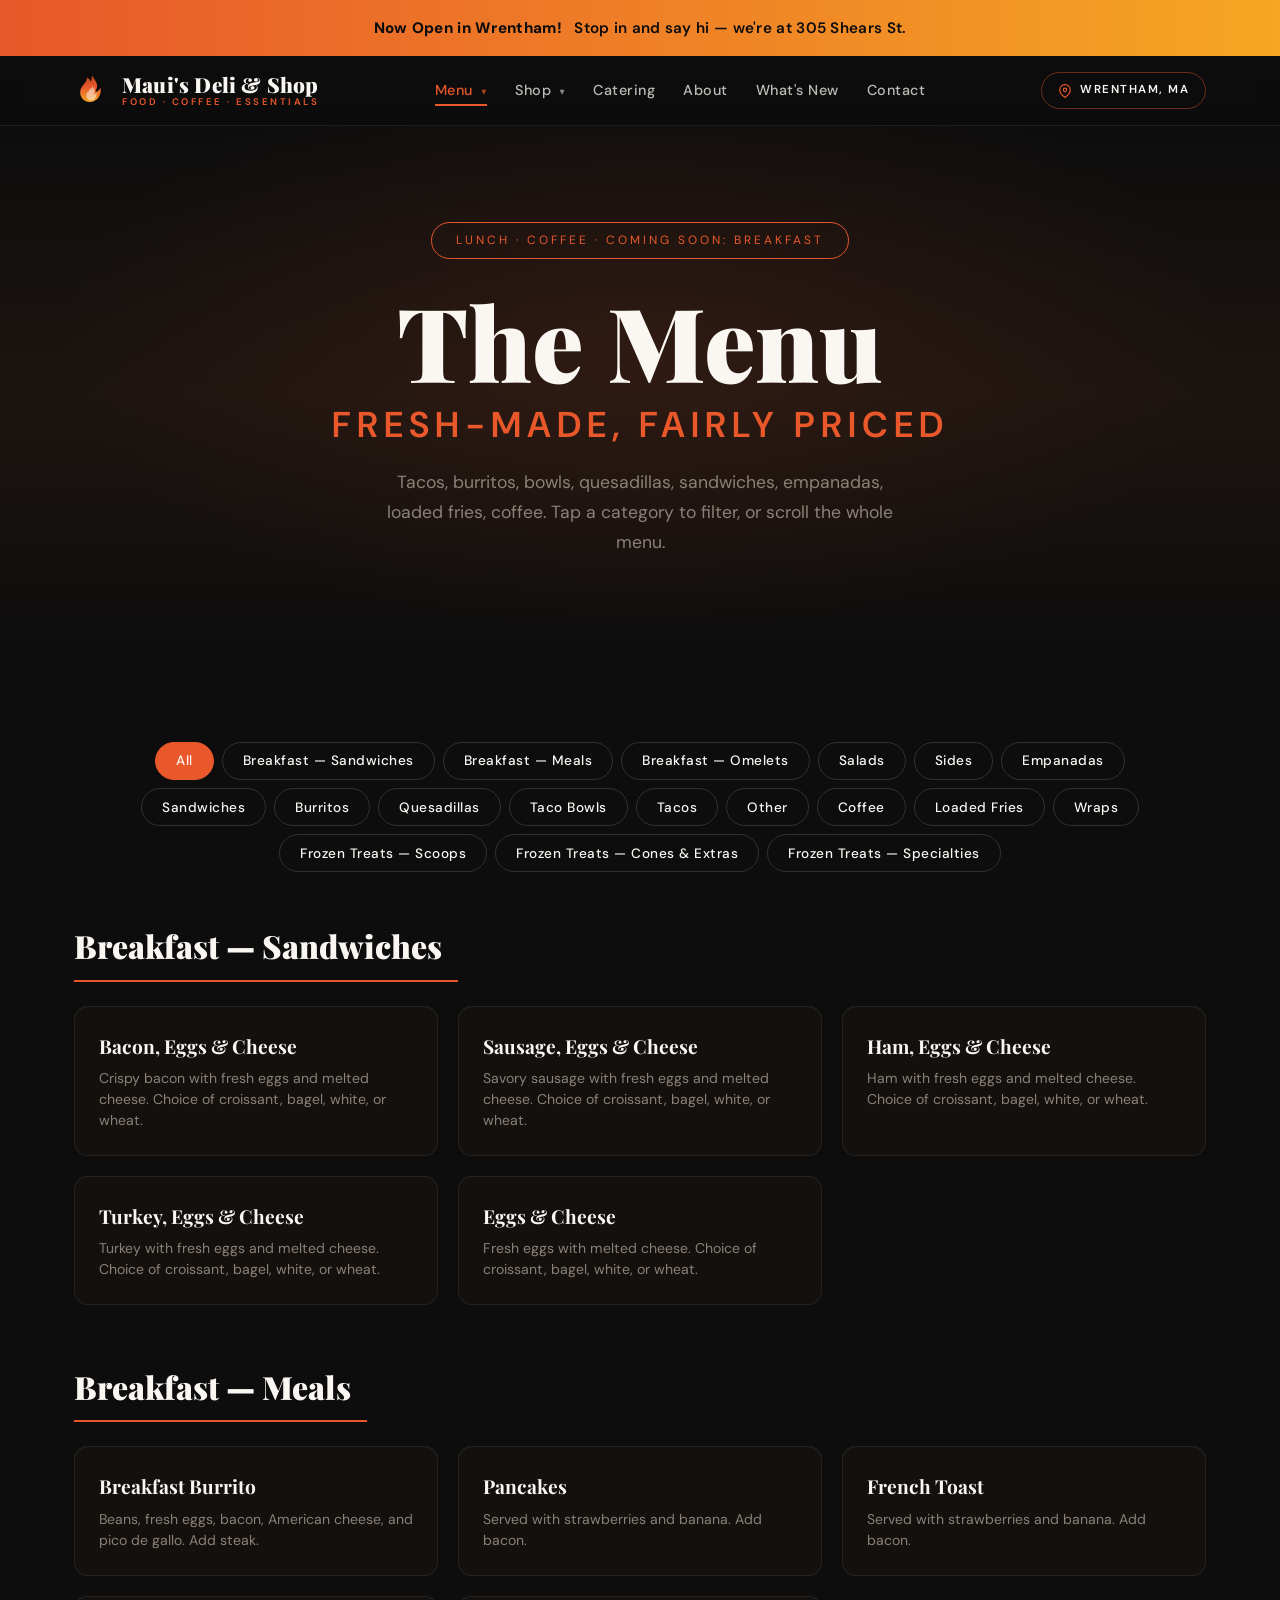
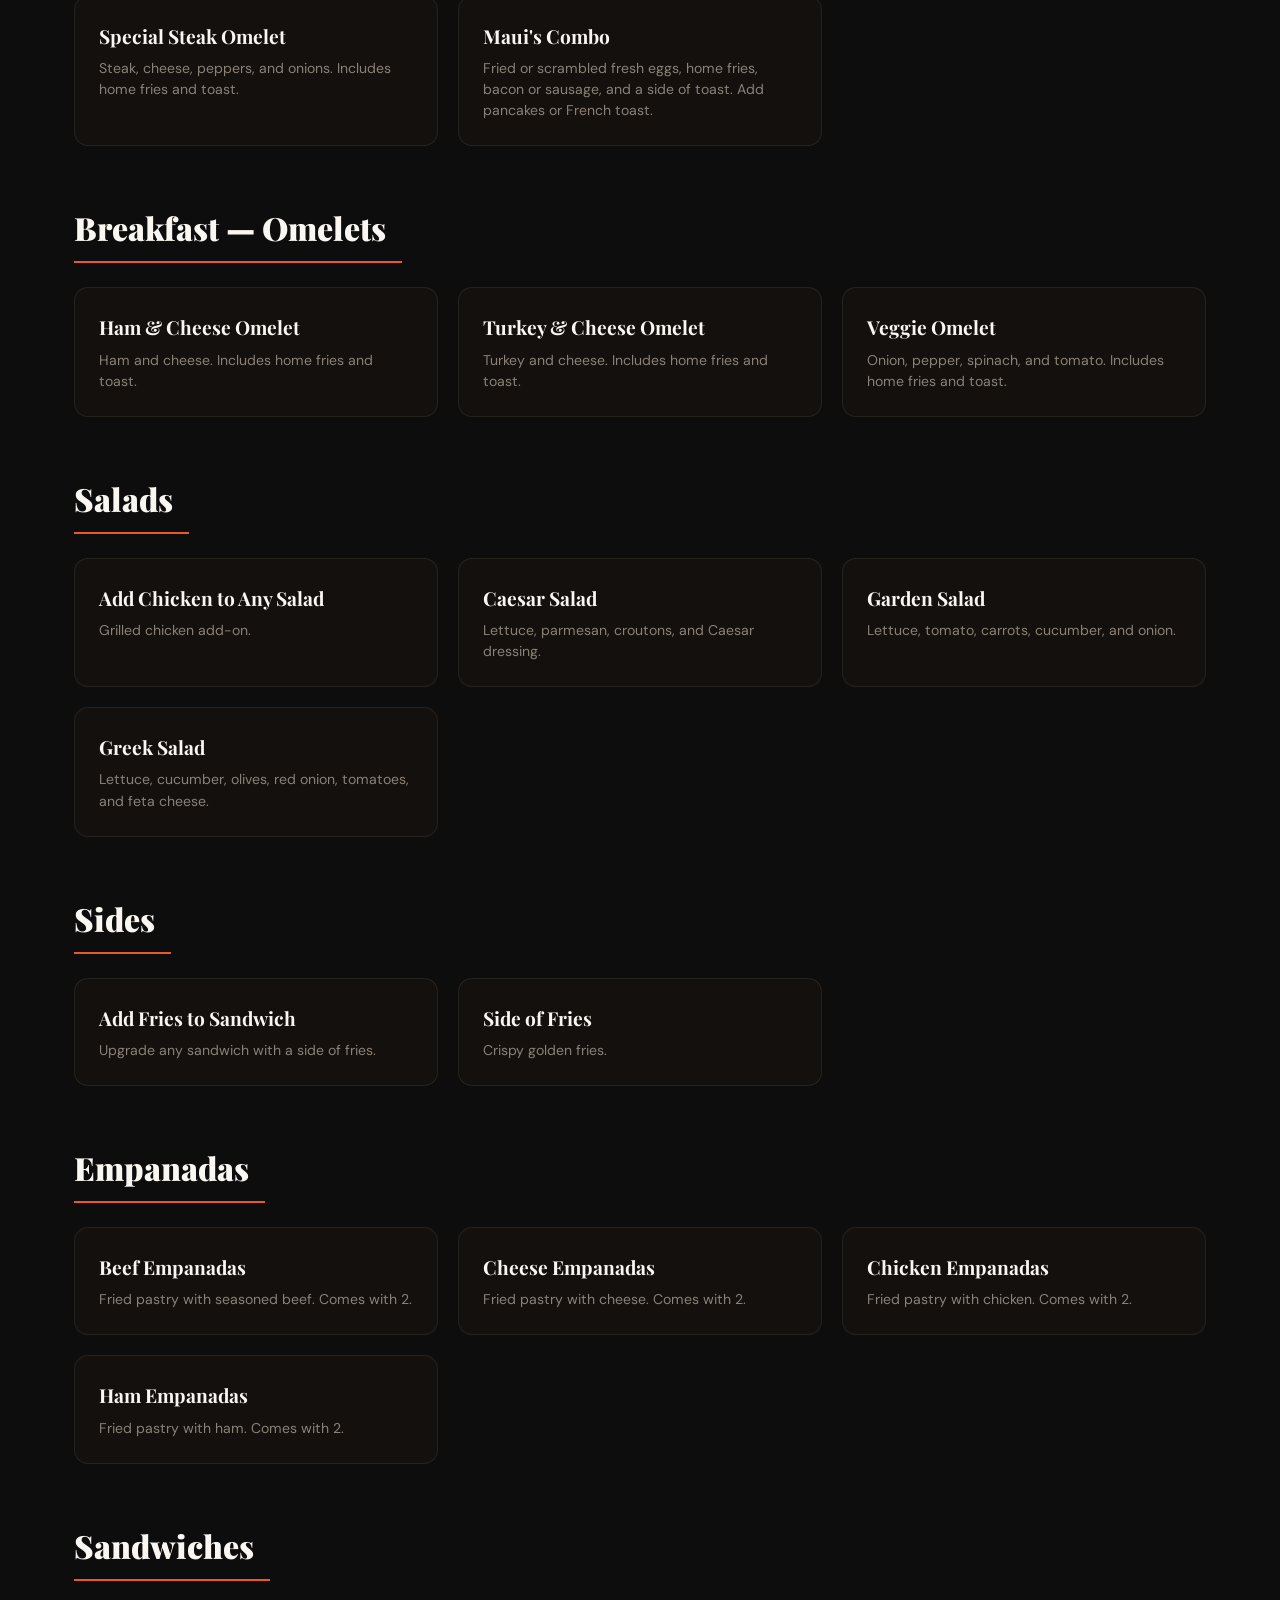
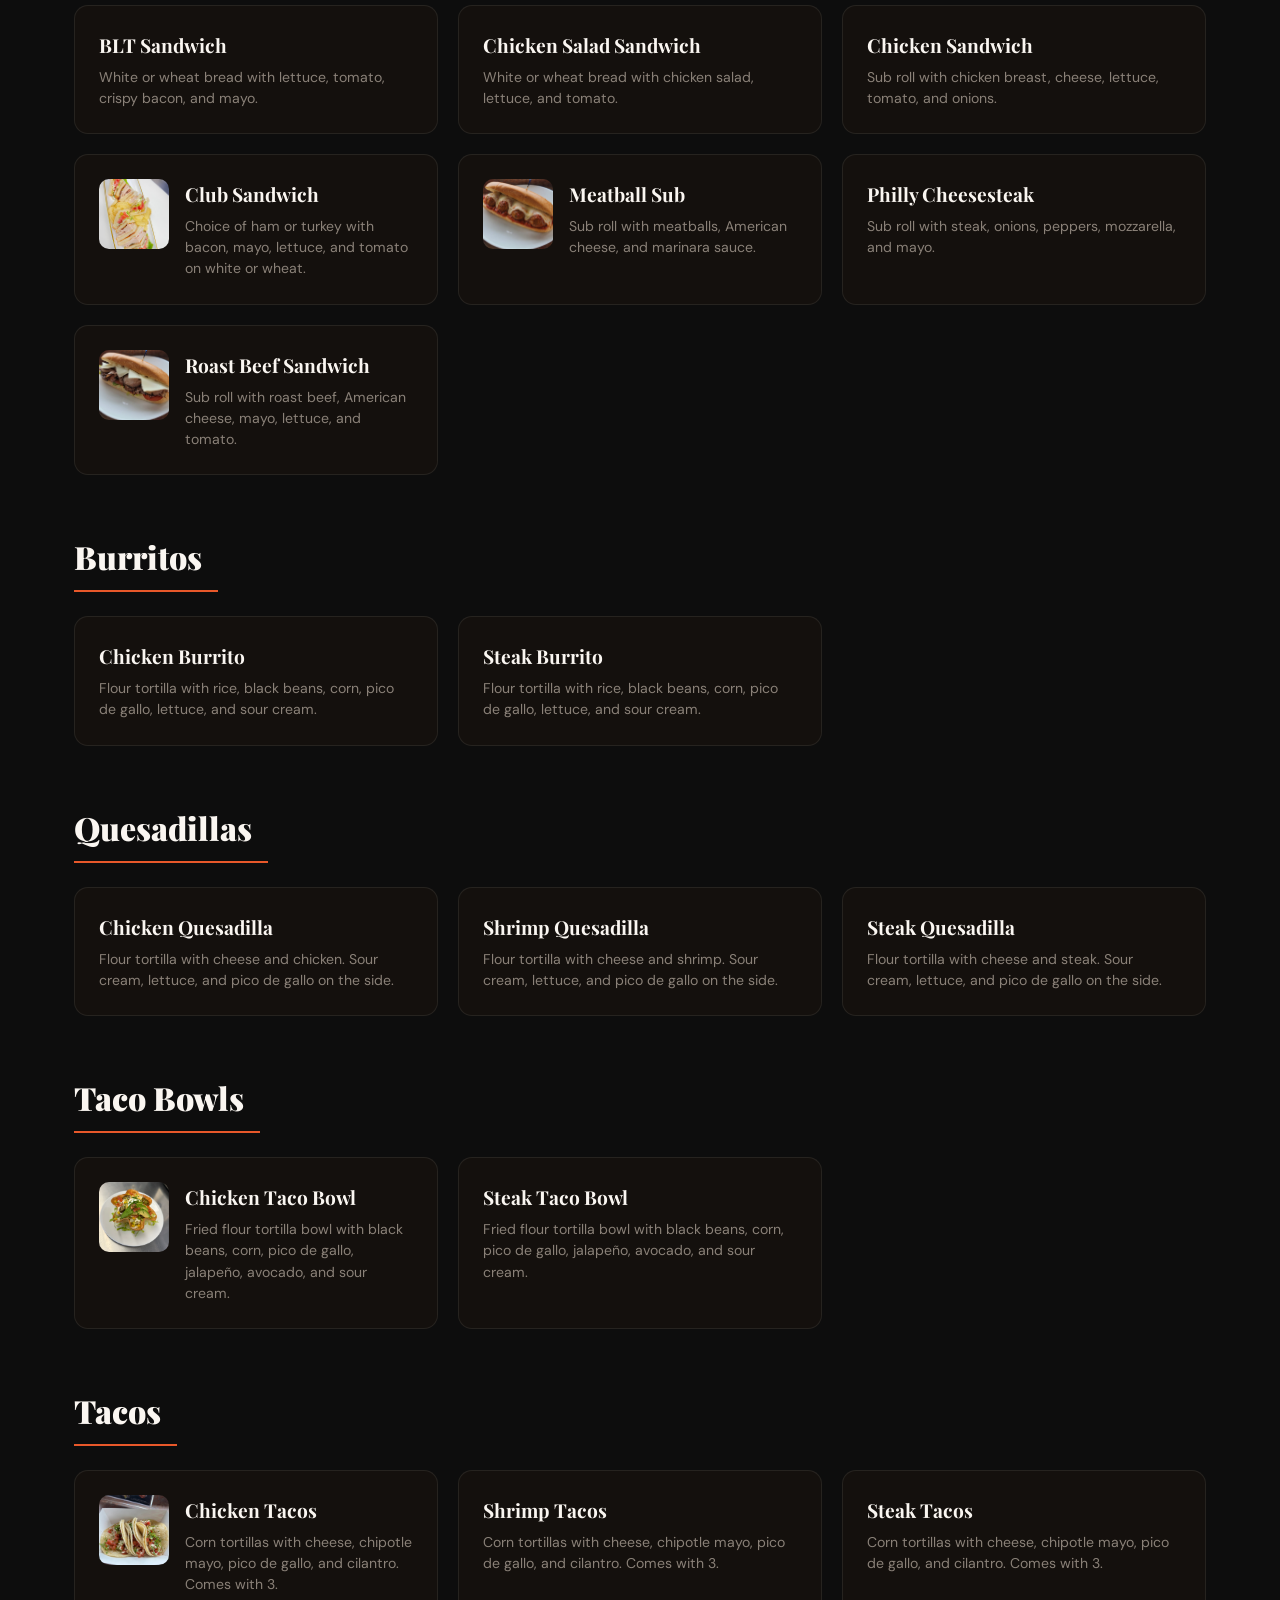
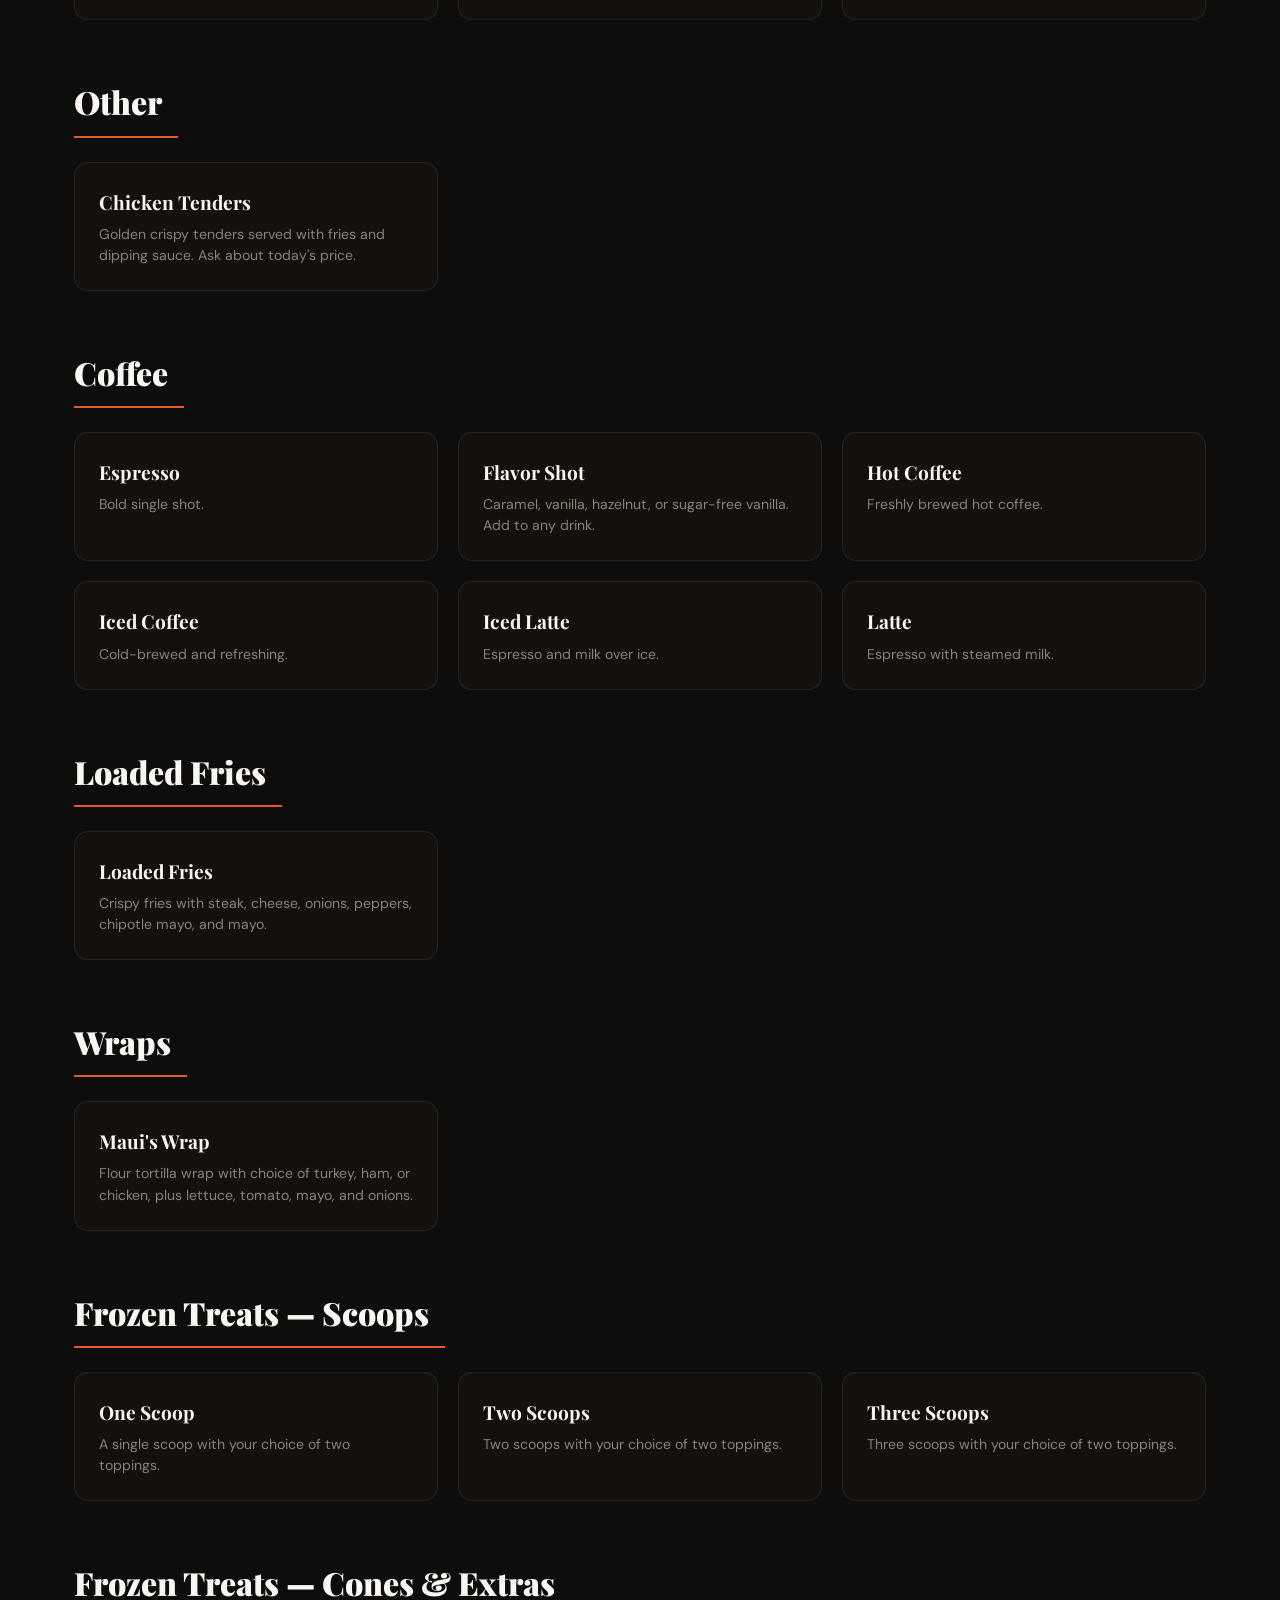
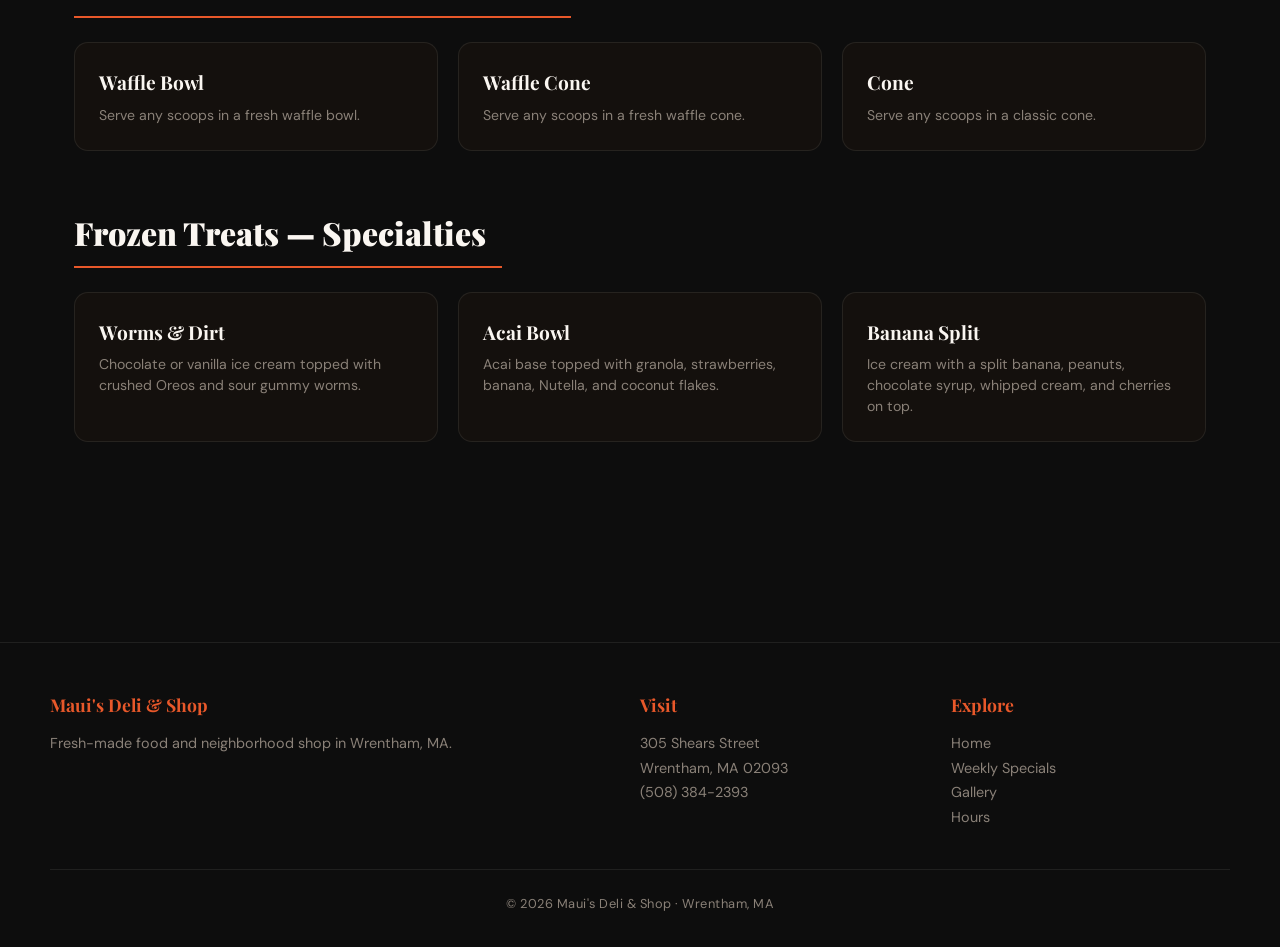
<file: menu.html>
<!DOCTYPE html>
<html lang="en">
<head>
<meta charset="UTF-8">
<meta name="viewport" content="width=device-width, initial-scale=1">
<title>Menu — Maui's · Wrentham, MA</title>
<meta name="description" content="The full Maui's menu: tacos, burritos, bowls, quesadillas, sandwiches, salads, empanadas, loaded fries, and coffee. Fresh-made in Wrentham, MA.">
<meta property="og:title" content="Maui's Deli &amp; Shop — Wrentham, MA">
<meta property="og:description" content="Fresh-made food, coffee, shop essentials, and something a little different. Glad to be here.">
<meta property="og:type" content="restaurant.restaurant">
<meta property="og:url" content="https://mauisdeli.com/menu.html">
<meta property="og:image" content="https://mauisdeli.com/assets/images/storefront-hero.png">
<meta property="og:image:alt" content="Maui's Deli & Shop storefront illustration in Wrentham, MA">
<meta name="twitter:card" content="summary_large_image">
<meta name="twitter:image" content="https://mauisdeli.com/assets/images/storefront-hero.png">
<link rel="icon" type="image/svg+xml" href="assets/images/flame.svg">
<link rel="preconnect" href="https://fonts.googleapis.com">
<link rel="preconnect" href="https://fonts.gstatic.com" crossorigin>
<link href="https://fonts.googleapis.com/css2?family=Playfair+Display:wght@700;900&family=DM+Sans:wght@400;500;600;700&display=swap" rel="stylesheet">
<link rel="stylesheet" href="assets/styles.css">
<link rel="canonical" href="https://mauisdeli.com/menu.html">
<!-- Google tag (gtag.js) -->
<script async src="https://www.googletagmanager.com/gtag/js?id=G-K6WXFZK0RD"></script>
<script>
  window.dataLayer = window.dataLayer || [];
  function gtag(){dataLayer.push(arguments);}
  gtag('js', new Date());
  gtag('config', 'G-K6WXFZK0RD');
</script>
</head>
<body>

<div id="announcement" class="note-strip"></div>

<nav class="nav">
  <div class="nav-inner">
    <a href="index.html" class="nav-brand" aria-label="Maui's Deli & Shop — home">
      <img src="assets/images/flame.svg" alt="" width="36" height="36">
      <span class="nav-brand-text">
        <span class="nav-brand-name">Maui's Deli &amp; Shop</span>
        <span class="nav-brand-sub">Food · Coffee · Essentials</span>
      </span>
    </a>
    <button class="nav-toggle" aria-label="Menu">☰</button>
    <ul class="nav-links">
      <li><a href="menu.html">Menu <span class="caret">▾</span></a></li>
      <li><a href="index.html#shop">Shop <span class="caret">▾</span></a></li>
      <li><a href="contact.html#catering">Catering</a></li>
      <li><a href="index.html#about">About</a></li>
      <li><a href="specials.html">What's New</a></li>
      <li><a href="contact.html">Contact</a></li>
    </ul>
    <a href="contact.html" class="nav-location" aria-label="Visit us in Wrentham, MA">
      <svg viewBox="0 0 24 24" fill="none" stroke="currentColor" stroke-width="2" stroke-linecap="round" stroke-linejoin="round" aria-hidden="true">
        <path d="M21 10c0 7-9 13-9 13s-9-6-9-13a9 9 0 0 1 18 0z"/>
        <circle cx="12" cy="10" r="3"/>
      </svg>
      <span class="nav-location-label">Wrentham, MA</span>
    </a>
  </div>
</nav>

<header class="hero hero-mini">
  <div class="hero-inner">
    <span class="hero-badge">Lunch · Coffee · Coming soon: Breakfast</span>
    <h1>The Menu
      <span class="accent">Fresh-made, fairly priced</span>
    </h1>
    <p class="hero-sub">Tacos, burritos, bowls, quesadillas, sandwiches, empanadas, loaded fries, coffee. Tap a category to filter, or scroll the whole menu.</p>
  </div>
</header>

<section class="block">
  <div id="menu-chips" class="menu-categories"></div>
  <div id="menu"></div>
</section>

<a href="tel:+15083842393" class="call-float" aria-label="Call Maui's">
  <span class="icon">📞</span> Call Maui's
</a>

<footer class="footer">
  <div class="footer-inner">
    <div>
      <h5>Maui's Deli &amp; Shop</h5>
      <p>Fresh-made food and neighborhood shop in Wrentham, MA.</p>
    </div>
    <div>
      <h5>Visit</h5>
      <ul>
        <li>305 Shears Street</li>
        <li>Wrentham, MA 02093</li>
        <li><a href="tel:+15083842393">(508) 384-2393</a></li>
      </ul>
    </div>
    <div>
      <h5>Explore</h5>
      <ul>
        <li><a href="index.html">Home</a></li>
        <li><a href="specials.html">Weekly Specials</a></li>
        <li><a href="gallery.html">Gallery</a></li>
        <li><a href="contact.html">Hours</a></li>
      </ul>
    </div>
  </div>
  <div class="footer-bottom">© <span id="year"></span> Maui's Deli &amp; Shop · Wrentham, MA</div>
</footer>

<script src="https://identity.netlify.com/v1/netlify-identity-widget.js"></script>
<script src="assets/site.js"></script>
<script>
  renderAnnouncement('announcement');
  renderMenu('menu');
  document.getElementById('year').textContent = new Date().getFullYear();
</script>
</body>
</html>
</file>
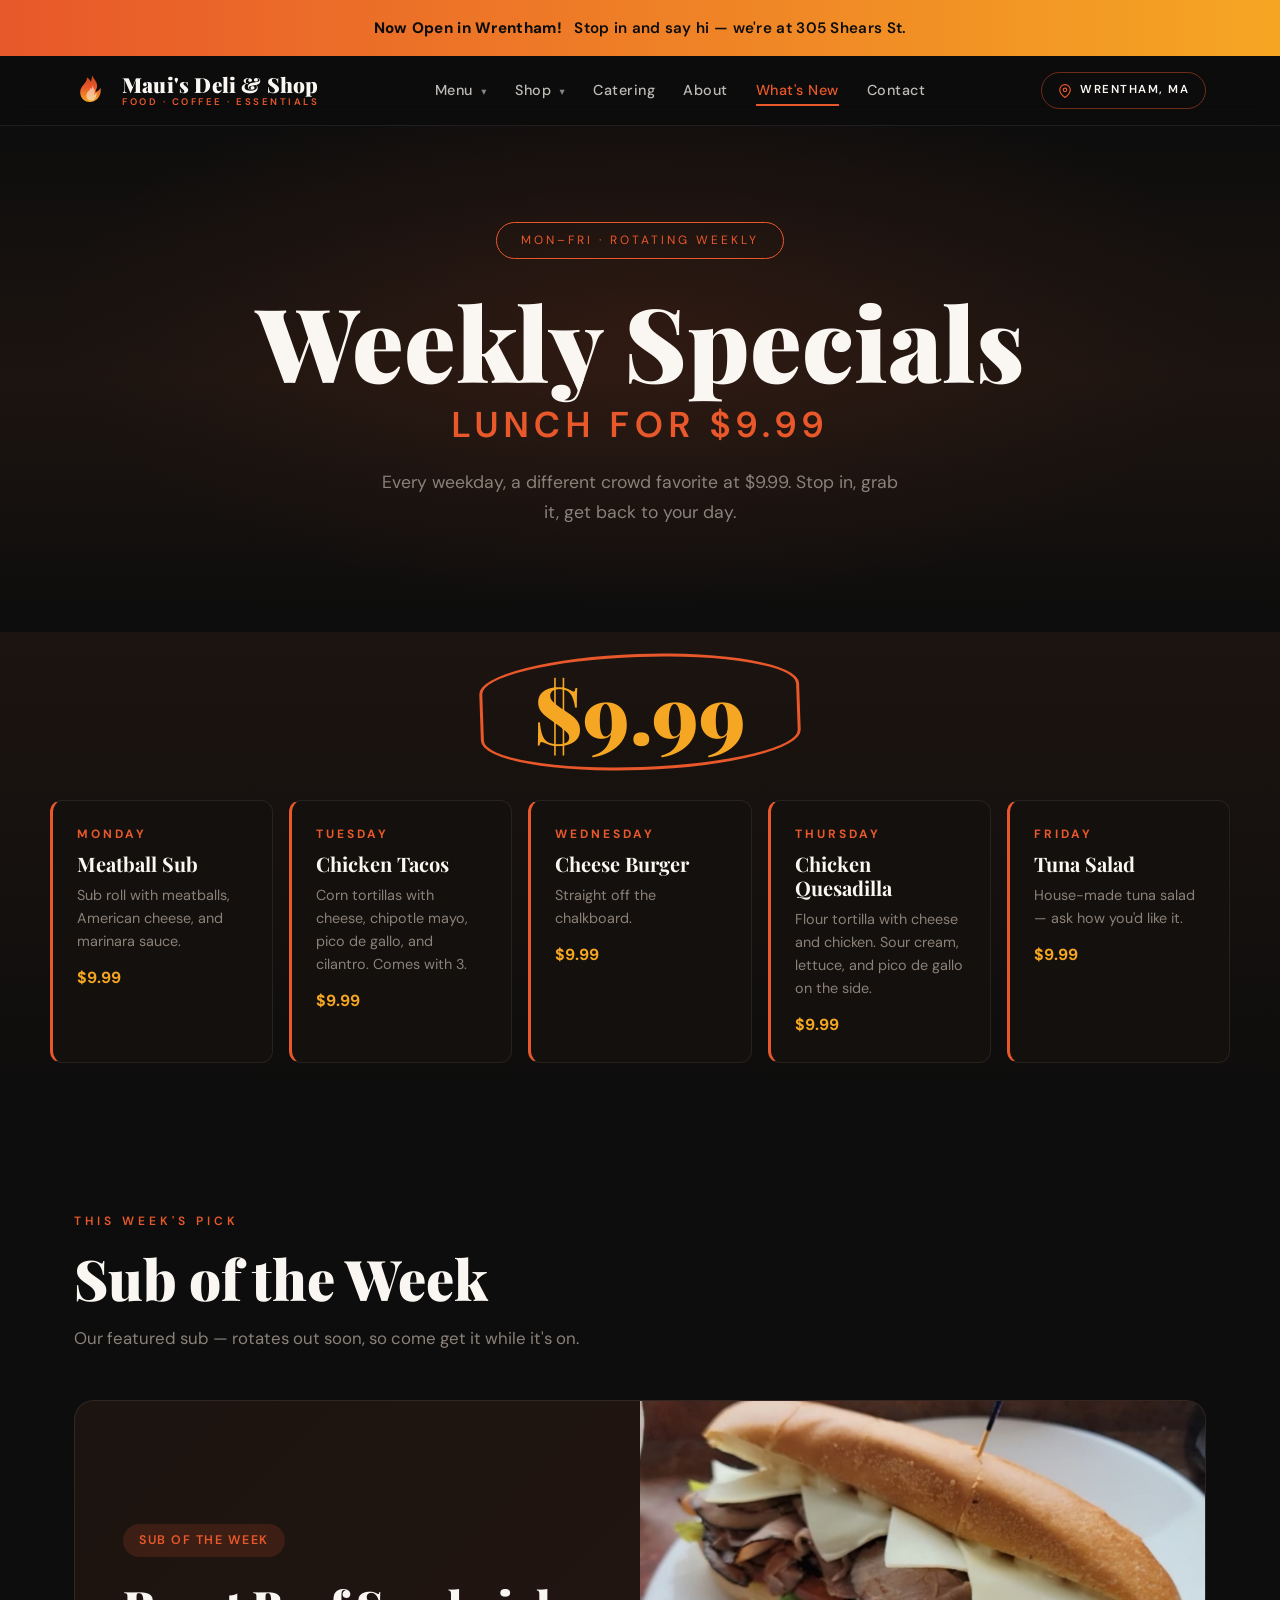
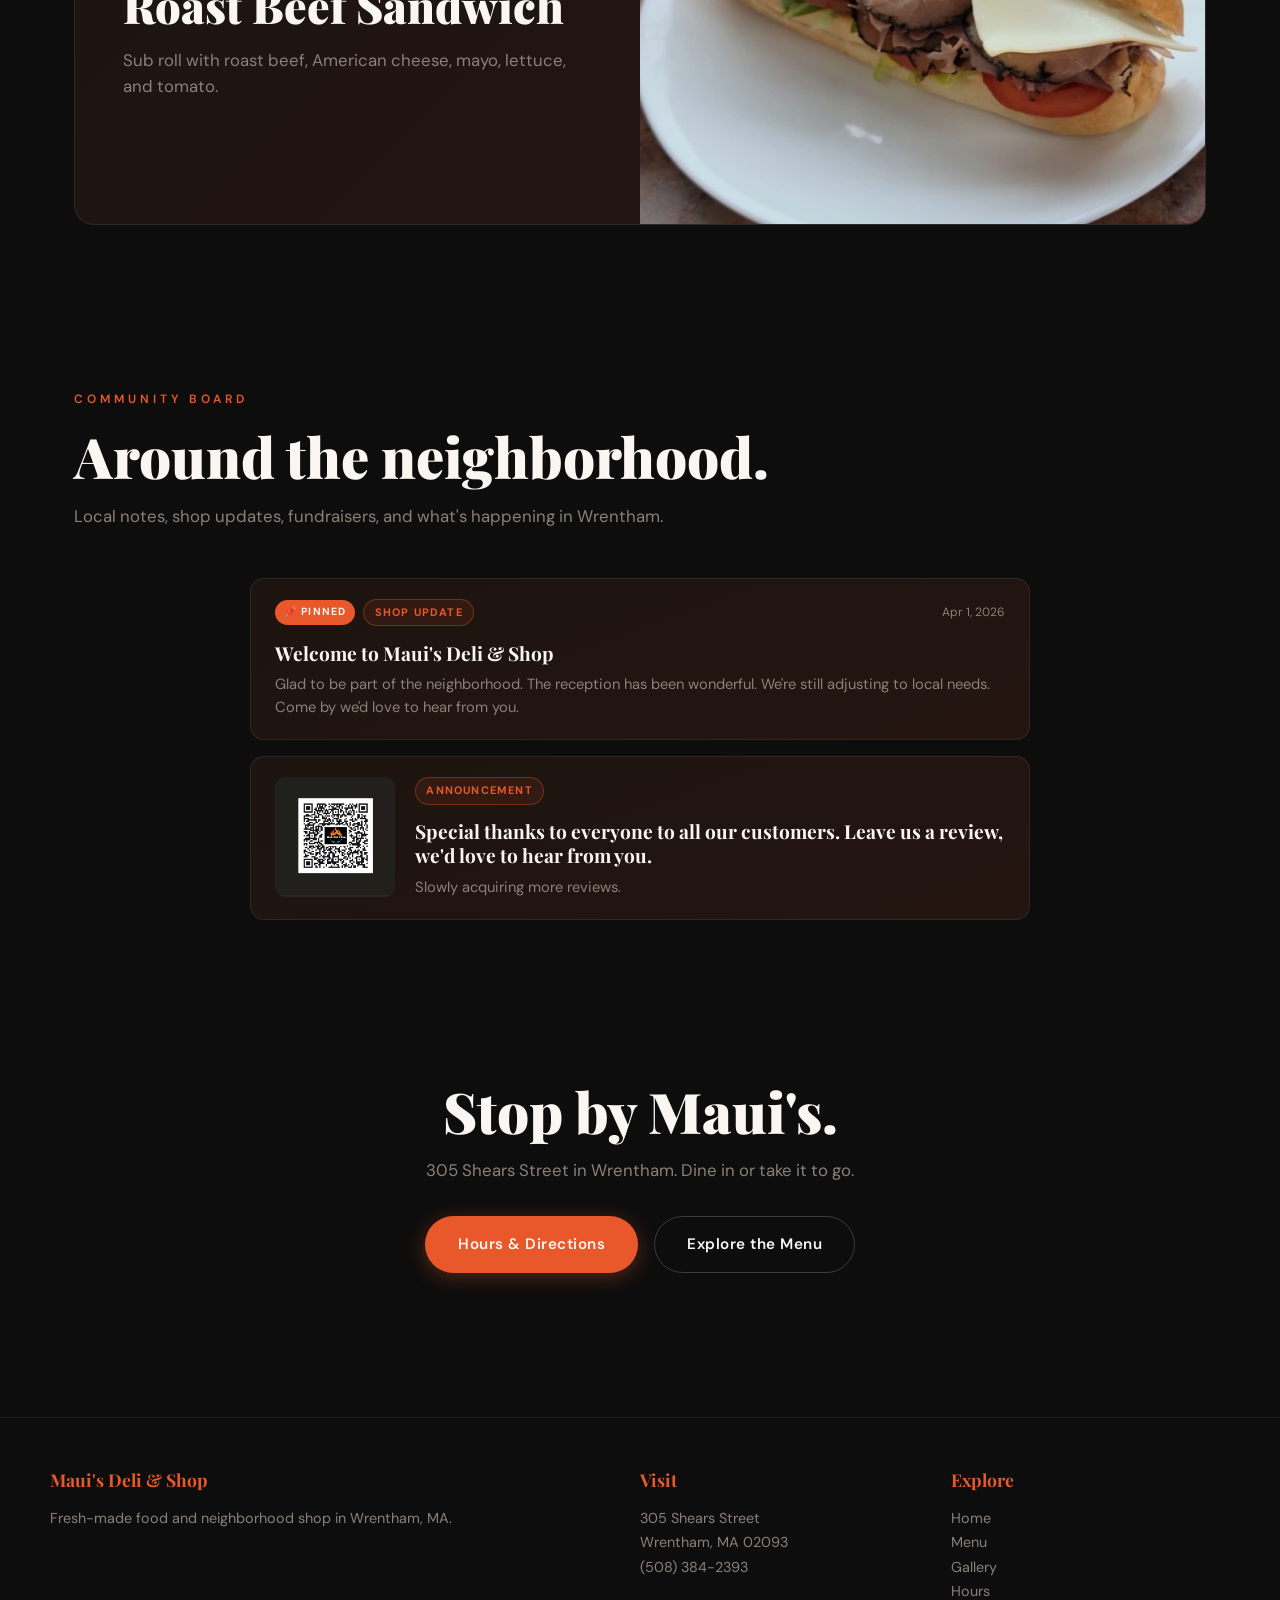
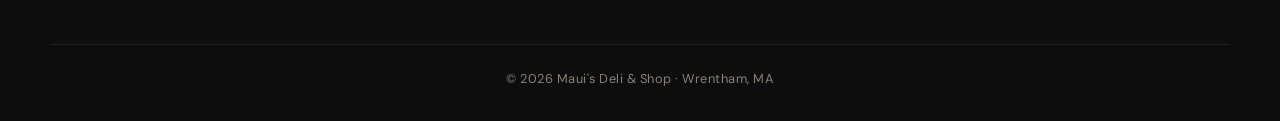
<file: specials.html>
<!DOCTYPE html>
<html lang="en">
<head>
<meta charset="UTF-8">
<meta name="viewport" content="width=device-width, initial-scale=1">
<title>Weekly Specials — Maui's</title>
<meta name="description" content="Weekly $9.99 specials at Maui's in Wrentham, MA. A different crowd favorite every weekday, plus our featured sub of the week.">
<meta property="og:title" content="Maui's Deli &amp; Shop — Wrentham, MA">
<meta property="og:description" content="Fresh-made food, coffee, shop essentials, and something a little different. Glad to be here.">
<meta property="og:type" content="restaurant.restaurant">
<meta property="og:url" content="https://mauisdeli.com/specials.html">
<meta property="og:image" content="https://mauisdeli.com/assets/images/storefront-hero.png">
<meta property="og:image:alt" content="Maui's Deli & Shop storefront illustration in Wrentham, MA">
<meta name="twitter:card" content="summary_large_image">
<meta name="twitter:image" content="https://mauisdeli.com/assets/images/storefront-hero.png">
<link rel="icon" type="image/svg+xml" href="assets/images/flame.svg">
<link rel="preconnect" href="https://fonts.googleapis.com">
<link rel="preconnect" href="https://fonts.gstatic.com" crossorigin>
<link href="https://fonts.googleapis.com/css2?family=Playfair+Display:wght@700;900&family=DM+Sans:wght@400;500;600;700&display=swap" rel="stylesheet">
<link rel="stylesheet" href="assets/styles.css">
<link rel="canonical" href="https://mauisdeli.com/specials.html">
<!-- Google tag (gtag.js) -->
<script async src="https://www.googletagmanager.com/gtag/js?id=G-K6WXFZK0RD"></script>
<script>
  window.dataLayer = window.dataLayer || [];
  function gtag(){dataLayer.push(arguments);}
  gtag('js', new Date());
  gtag('config', 'G-K6WXFZK0RD');
</script>
</head>
<body>

<div id="announcement" class="note-strip"></div>

<nav class="nav">
  <div class="nav-inner">
    <a href="index.html" class="nav-brand" aria-label="Maui's Deli & Shop — home">
      <img src="assets/images/flame.svg" alt="" width="36" height="36">
      <span class="nav-brand-text">
        <span class="nav-brand-name">Maui's Deli &amp; Shop</span>
        <span class="nav-brand-sub">Food · Coffee · Essentials</span>
      </span>
    </a>
    <button class="nav-toggle" aria-label="Menu">☰</button>
    <ul class="nav-links">
      <li><a href="menu.html">Menu <span class="caret">▾</span></a></li>
      <li><a href="index.html#shop">Shop <span class="caret">▾</span></a></li>
      <li><a href="contact.html#catering">Catering</a></li>
      <li><a href="index.html#about">About</a></li>
      <li><a href="specials.html">What's New</a></li>
      <li><a href="contact.html">Contact</a></li>
    </ul>
    <a href="contact.html" class="nav-location" aria-label="Visit us in Wrentham, MA">
      <svg viewBox="0 0 24 24" fill="none" stroke="currentColor" stroke-width="2" stroke-linecap="round" stroke-linejoin="round" aria-hidden="true">
        <path d="M21 10c0 7-9 13-9 13s-9-6-9-13a9 9 0 0 1 18 0z"/>
        <circle cx="12" cy="10" r="3"/>
      </svg>
      <span class="nav-location-label">Wrentham, MA</span>
    </a>
  </div>
</nav>

<header class="hero hero-mini">
  <div class="hero-inner">
    <span class="hero-badge">Mon–Fri · Rotating weekly</span>
    <h1>Weekly Specials
      <span class="accent">Lunch for $9.99</span>
    </h1>
    <p class="hero-sub">Every weekday, a different crowd favorite at $9.99. Stop in, grab it, get back to your day.</p>
  </div>
</header>

<section class="specials-wrap" style="padding-top:2rem">
  <div class="specials-banner">
    <div class="price-flash">$9.99</div>
  </div>
  <div id="specials" class="specials-list"></div>
</section>

<section class="block">
  <span class="eyebrow">This Week's Pick</span>
  <h2 class="section-title">Sub of the Week</h2>
  <p class="section-lede">Our featured sub — rotates out soon, so come get it while it's on.</p>
  <div id="sub-of-week" class="sub-feature"></div>
</section>

<!-- COMMUNITY BOARD — full list -->
<section class="block" id="community">
  <span class="eyebrow">Community Board</span>
  <h2 class="section-title">Around the neighborhood.</h2>
  <p class="section-lede">Local notes, shop updates, fundraisers, and what's happening in Wrentham.</p>
  <div id="community-board"></div>
</section>

<section class="block" style="text-align:center">
  <h2 class="section-title">Stop by Maui's.</h2>
  <p class="section-lede" style="margin:0 auto 2rem">305 Shears Street in Wrentham. Dine in or take it to go.</p>
  <div class="hero-cta">
    <a href="contact.html" class="btn btn-primary">Hours &amp; Directions</a>
    <a href="menu.html" class="btn btn-ghost">Explore the Menu</a>
  </div>
</section>

<a href="tel:+15083842393" class="call-float" aria-label="Call Maui's">
  <span class="icon">📞</span> Call Maui's
</a>

<footer class="footer">
  <div class="footer-inner">
    <div>
      <h5>Maui's Deli &amp; Shop</h5>
      <p>Fresh-made food and neighborhood shop in Wrentham, MA.</p>
    </div>
    <div>
      <h5>Visit</h5>
      <ul>
        <li>305 Shears Street</li>
        <li>Wrentham, MA 02093</li>
        <li><a href="tel:+15083842393">(508) 384-2393</a></li>
      </ul>
    </div>
    <div>
      <h5>Explore</h5>
      <ul>
        <li><a href="index.html">Home</a></li>
        <li><a href="menu.html">Menu</a></li>
        <li><a href="gallery.html">Gallery</a></li>
        <li><a href="contact.html">Hours</a></li>
      </ul>
    </div>
  </div>
  <div class="footer-bottom">© <span id="year"></span> Maui's Deli &amp; Shop · Wrentham, MA</div>
</footer>

<script src="https://identity.netlify.com/v1/netlify-identity-widget.js"></script>
<script src="assets/site.js"></script>
<script>
  renderAnnouncement('announcement');
  renderSpecials('specials');
  renderSubOfWeek('sub-of-week');
  renderCommunityBoard('community-board', { layout: 'list' });
  document.getElementById('year').textContent = new Date().getFullYear();
</script>
</body>
</html>
</file>
<file: assets/styles.css>
/* ============================================================
   MAUI'S DELI & SHOP — shared stylesheet
   Aesthetic: warm neighborhood deli, dark base, fire accents
   ============================================================ */

*, *::before, *::after { margin: 0; padding: 0; box-sizing: border-box; }

:root {
  --fire-orange: #E8582A;
  --fire-yellow: #F5A623;
  --ember: #c4421d;
  --charcoal: #1a1a1a;
  --warm-black: #0d0d0d;
  --cream: #FAF6F1;
  --warm-gray: #8a8178;
  --gold: #C8956C;
  --border-soft: rgba(250, 246, 241, 0.08);
  --container: 1180px;
}

html { scroll-behavior: smooth; }

body {
  font-family: 'DM Sans', system-ui, sans-serif;
  background: var(--warm-black);
  color: var(--cream);
  overflow-x: hidden;
  line-height: 1.6;
  -webkit-font-smoothing: antialiased;
}

img { max-width: 100%; display: block; }
a { color: inherit; text-decoration: none; }

/* ---------- NAV ---------- */
.nav {
  position: sticky;
  top: 0;
  z-index: 100;
  background: rgba(13, 13, 13, 0.92);
  backdrop-filter: blur(12px);
  -webkit-backdrop-filter: blur(12px);
  border-bottom: 1px solid var(--border-soft);
}

.nav-inner {
  max-width: var(--container);
  margin: 0 auto;
  padding: 1rem 1.5rem;
  display: flex;
  align-items: center;
  justify-content: space-between;
  gap: 1rem;
}

.nav-brand {
  font-family: 'Playfair Display', serif;
  font-weight: 900;
  font-size: 1.35rem;
  letter-spacing: 0.3px;
  display: flex;
  align-items: center;
  gap: 0.75rem;
  line-height: 1.1;
}

.nav-brand img {
  width: 36px;
  height: 36px;
  display: block;
  flex-shrink: 0;
}

.nav-brand .flame {
  color: var(--fire-orange);
  font-size: 1.4rem;
}

/* Full brand name + sub-tagline stacked */
.nav-brand-text {
  display: flex;
  flex-direction: column;
  justify-content: center;
  gap: 2px;
}

.nav-brand-name {
  font-family: 'Playfair Display', serif;
  font-weight: 900;
  font-size: 1.3rem;
  letter-spacing: 0.2px;
  color: var(--cream);
  line-height: 1;
}

.nav-brand-sub {
  font-family: 'DM Sans', sans-serif;
  font-weight: 600;
  font-size: 0.6rem;
  letter-spacing: 2.5px;
  text-transform: uppercase;
  color: var(--fire-orange);
  line-height: 1;
}

/* Location badge on right side of nav */
.nav-location {
  display: inline-flex;
  align-items: center;
  gap: 0.5rem;
  padding: 0.5rem 1rem;
  border: 1px solid rgba(232, 88, 42, 0.45);
  border-radius: 100px;
  font-size: 0.72rem;
  font-weight: 600;
  letter-spacing: 1.5px;
  text-transform: uppercase;
  color: var(--cream);
  transition: border-color 0.2s, color 0.2s;
  white-space: nowrap;
}

.nav-location:hover {
  border-color: var(--fire-orange);
  color: var(--fire-orange);
}

.nav-location svg {
  width: 14px;
  height: 14px;
  color: var(--fire-orange);
  flex-shrink: 0;
}

/* Dropdown caret for menu items with submenus (static visual only) */
.nav-links a .caret {
  display: inline-block;
  margin-left: 0.25rem;
  font-size: 0.65rem;
  opacity: 0.7;
}

.nav-links {
  display: flex;
  gap: 1.75rem;
  list-style: none;
  font-size: 0.9rem;
  font-weight: 500;
  letter-spacing: 0.5px;
}

.nav-links a {
  color: var(--cream);
  opacity: 0.75;
  transition: opacity 0.2s, color 0.2s;
  padding: 0.3rem 0;
  border-bottom: 2px solid transparent;
}

.nav-links a:hover,
.nav-links a.active {
  opacity: 1;
  color: var(--fire-orange);
  border-bottom-color: var(--fire-orange);
}

.nav-toggle {
  display: none;
  background: none;
  border: 0;
  color: var(--cream);
  font-size: 1.5rem;
  cursor: pointer;
  padding: 0.25rem 0.5rem;
}

/* ---------- BUTTONS ---------- */
.btn {
  display: inline-block;
  padding: 0.95rem 2rem;
  border-radius: 100px;
  font-weight: 600;
  font-size: 0.95rem;
  letter-spacing: 0.5px;
  cursor: pointer;
  border: 1px solid transparent;
  transition: transform 0.2s ease, box-shadow 0.2s ease, background 0.2s ease;
  text-align: center;
}

.btn-primary {
  background: var(--fire-orange);
  color: var(--cream);
  box-shadow: 0 4px 20px rgba(232, 88, 42, 0.35);
}

.btn-primary:hover {
  transform: translateY(-2px);
  background: var(--ember);
  box-shadow: 0 8px 30px rgba(232, 88, 42, 0.5);
}

.btn-ghost {
  background: transparent;
  color: var(--cream);
  border: 1px solid rgba(250, 246, 241, 0.2);
}

.btn-ghost:hover {
  border-color: var(--fire-orange);
  color: var(--fire-orange);
  transform: translateY(-2px);
}

/* ---------- HERO (reused by interior pages too) ---------- */
.hero {
  min-height: 92vh;
  display: flex;
  flex-direction: column;
  justify-content: center;
  align-items: center;
  text-align: center;
  padding: 4rem 1.5rem;
  position: relative;
  background: linear-gradient(180deg, var(--warm-black) 0%, #1c1410 50%, var(--warm-black) 100%);
}

.hero::before {
  content: '';
  position: absolute;
  inset: 0;
  background: radial-gradient(ellipse at 50% 40%, rgba(232, 88, 42, 0.10) 0%, transparent 65%);
  pointer-events: none;
}

.hero-inner { position: relative; max-width: 900px; }

.hero-badge {
  display: inline-block;
  padding: 0.5rem 1.5rem;
  border: 1px solid var(--fire-orange);
  border-radius: 100px;
  font-size: 0.75rem;
  letter-spacing: 3px;
  text-transform: uppercase;
  color: var(--fire-orange);
  margin-bottom: 1.75rem;
  animation: fadeDown 0.9s ease-out;
}

.hero h1 {
  font-family: 'Playfair Display', serif;
  font-weight: 900;
  font-size: clamp(3rem, 8vw, 6.5rem);
  line-height: 1.05;
  margin-bottom: 0.5rem;
  animation: fadeUp 0.9s ease-out 0.2s both;
}

.hero h1 .accent {
  color: var(--fire-orange);
  display: block;
  font-size: 0.35em;
  letter-spacing: 6px;
  text-transform: uppercase;
  font-family: 'DM Sans', sans-serif;
  font-weight: 600;
  margin-top: 0.75rem;
}

.hero-sub {
  font-size: 1.1rem;
  color: var(--warm-gray);
  max-width: 520px;
  margin: 1.5rem auto 2.5rem;
  line-height: 1.7;
  animation: fadeUp 0.9s ease-out 0.4s both;
}

.hero-cta {
  display: flex;
  gap: 1rem;
  flex-wrap: wrap;
  justify-content: center;
  animation: fadeUp 0.9s ease-out 0.6s both;
}

.hero-mini {
  min-height: 45vh;
  padding: 6rem 1.5rem 4rem;
}

/* ---------- HERO SPLIT (homepage — text left, illustration right) ---------- */
.hero-split {
  min-height: auto;
  text-align: left;
  padding: 0;
  display: block;
  background: var(--warm-black);
  position: relative;
  overflow: hidden;
}

.hero-split::before {
  display: none;
}

.hero-split .hero-split-inner {
  max-width: var(--container);
  margin: 0 auto;
  padding: 3.5rem 1.5rem 2rem;
  display: grid;
  grid-template-columns: 1.05fr 1fr;
  gap: 2.75rem;
  align-items: center;
  position: relative;
}

/* subtle dotted decoration bottom-left, echoing the target */
.hero-split .hero-split-inner::before {
  content: '';
  position: absolute;
  left: 1.5rem;
  bottom: 1.25rem;
  width: 96px;
  height: 44px;
  background-image: radial-gradient(var(--warm-gray) 1px, transparent 1.5px);
  background-size: 10px 10px;
  opacity: 0.35;
  pointer-events: none;
}

.hero-split-copy {
  animation: fadeUp 0.9s ease-out both;
}

.hero-split .hero-eyebrow {
  display: inline-flex;
  align-items: center;
  gap: 0.75rem;
  font-size: 0.75rem;
  letter-spacing: 4px;
  text-transform: uppercase;
  color: var(--fire-orange);
  font-weight: 600;
  margin-bottom: 1.25rem;
}

.hero-split .hero-eyebrow::after {
  content: '';
  display: inline-block;
  width: 34px;
  height: 2px;
  background: var(--fire-orange);
  border-radius: 2px;
}

.hero-split h1 {
  font-family: 'Playfair Display', serif;
  font-weight: 900;
  font-size: clamp(2.5rem, 4.8vw, 4.2rem);
  line-height: 1.02;
  letter-spacing: -0.01em;
  margin-bottom: 0;
  color: var(--cream);
  animation: fadeUp 0.9s ease-out 0.1s both;
}

.hero-split h1 .line {
  display: block;
}

.hero-split h1 .accent-line {
  color: var(--fire-orange);
  display: block;
  font-family: 'Playfair Display', serif;
  font-weight: 900;
  font-size: 1em;
  letter-spacing: -0.01em;
  text-transform: none;
  margin-top: 0;
}

.hero-split .heart-divider {
  margin: 1rem 0 1.25rem;
  color: var(--fire-orange);
  font-size: 0.95rem;
  line-height: 1;
}

.hero-split .hero-split-lede {
  font-size: 1.02rem;
  color: var(--warm-gray);
  max-width: 440px;
  margin: 0 0 2rem;
  line-height: 1.65;
  animation: fadeUp 0.9s ease-out 0.3s both;
}

.hero-split-cta {
  display: flex;
  flex-wrap: wrap;
  gap: 0.85rem;
  animation: fadeUp 0.9s ease-out 0.5s both;
}

.hero-split-cta .btn {
  display: inline-flex;
  align-items: center;
  gap: 0.55rem;
  padding: 0.85rem 1.6rem;
  border-radius: 10px;
  font-size: 0.92rem;
}

.hero-split-cta .btn svg {
  width: 16px;
  height: 16px;
  flex-shrink: 0;
}

.hero-split-cta .btn-ghost {
  background: transparent;
  color: var(--cream);
  border: 1px solid rgba(232, 88, 42, 0.4);
}

.hero-split-cta .btn-ghost:hover {
  border-color: var(--fire-orange);
  color: var(--fire-orange);
}

/* Hero illustration container */
.hero-split-art {
  position: relative;
  border-radius: 14px;
  overflow: hidden;
  aspect-ratio: 4 / 3;
  background: #14100d;
  box-shadow: 0 20px 60px rgba(0, 0, 0, 0.45), 0 0 0 1px rgba(232, 88, 42, 0.12);
  animation: fadeUp 0.9s ease-out 0.2s both;
}

.hero-split-art img {
  width: 100%;
  height: 100%;
  object-fit: cover;
  display: block;
}

/* ---------- FEATURE STRIP (homepage, below hero) ---------- */
.feature-strip {
  max-width: var(--container);
  margin: 0 auto;
  padding: 1.5rem 1.5rem 1rem;
}

.feature-strip-grid {
  display: grid;
  grid-template-columns: repeat(4, 1fr);
  gap: 2rem;
  align-items: start;
}

.feature-strip-item {
  display: flex;
  gap: 0.9rem;
  align-items: flex-start;
  position: relative;
}

.feature-strip-item:not(:last-child)::after {
  content: '';
  position: absolute;
  right: -1rem;
  top: 10%;
  bottom: 10%;
  width: 1px;
  background: var(--border-soft);
}

.feature-strip-icon {
  width: 46px;
  height: 46px;
  border-radius: 50%;
  background: rgba(232, 88, 42, 0.1);
  border: 1px solid rgba(232, 88, 42, 0.35);
  display: grid;
  place-items: center;
  flex-shrink: 0;
  color: var(--fire-orange);
}

.feature-strip-icon svg {
  width: 20px;
  height: 20px;
}

.feature-strip-text h4 {
  font-family: 'DM Sans', sans-serif;
  font-weight: 700;
  font-size: 0.98rem;
  color: var(--cream);
  margin-bottom: 0.2rem;
  letter-spacing: 0.1px;
}

.feature-strip-text p {
  font-size: 0.82rem;
  color: var(--warm-gray);
  line-height: 1.45;
  margin: 0;
}

/* ---------- LOCAL BAR (homepage, below feature strip) ---------- */
.local-bar {
  max-width: var(--container);
  margin: 1rem auto 2rem;
  padding: 0 1.5rem;
}

.local-bar-inner {
  display: flex;
  align-items: center;
  justify-content: center;
  flex-wrap: wrap;
  gap: 1.25rem 2rem;
  padding: 1.1rem 1.75rem;
  background: #141010;
  border: 1px solid rgba(232, 88, 42, 0.25);
  border-radius: 100px;
  font-size: 0.95rem;
}

.local-bar-item {
  display: inline-flex;
  align-items: center;
  gap: 0.55rem;
  color: var(--cream);
  font-weight: 500;
}

.local-bar-item svg {
  width: 16px;
  height: 16px;
  color: var(--fire-orange);
  flex-shrink: 0;
}

.local-bar-item .city {
  color: var(--fire-orange);
  font-weight: 600;
}

.local-bar-divider {
  width: 1px;
  height: 22px;
  background: var(--border-soft);
}

.local-bar-thanks {
  font-family: 'Playfair Display', serif;
  font-style: italic;
  font-weight: 600;
  color: var(--fire-orange);
  font-size: 1rem;
  letter-spacing: 0.3px;
}

.local-bar-thanks .heart {
  font-style: normal;
  margin-left: 0.35rem;
  font-size: 0.95em;
}

/* ---------- MAUI AROUND WRENTHAM (contact page section) ---------- */
.maui-wrentham {
  max-width: var(--container);
  margin: 2rem auto 0;
  padding: 4rem 1.5rem;
}

.maui-wrentham-grid {
  display: grid;
  grid-template-columns: 1fr 1fr;
  gap: 3rem;
  align-items: center;
  background: linear-gradient(135deg, #1c1410 0%, #251510 100%);
  border: 1px solid var(--border-soft);
  border-radius: 20px;
  padding: 2.5rem;
  overflow: hidden;
}

.maui-wrentham-image {
  border-radius: 14px;
  overflow: hidden;
  aspect-ratio: 4 / 3;
  background: #14100d;
  box-shadow: 0 12px 40px rgba(0, 0, 0, 0.35);
}

.maui-wrentham-image img {
  width: 100%;
  height: 100%;
  object-fit: cover;
}

.maui-wrentham-copy h2 {
  font-family: 'Playfair Display', serif;
  font-weight: 900;
  font-size: clamp(1.8rem, 3.5vw, 2.6rem);
  line-height: 1.1;
  margin-bottom: 1rem;
}

.maui-wrentham-copy p {
  color: var(--warm-gray);
  line-height: 1.7;
  font-size: 1rem;
  margin-bottom: 0.85rem;
}

@media (max-width: 820px) {
  .maui-wrentham-grid { grid-template-columns: 1fr; gap: 1.75rem; padding: 1.75rem; }
}

/* Hero quick-action row shown above fold on homepage */
.hero-quick {
  display: flex;
  gap: 1.25rem;
  flex-wrap: wrap;
  justify-content: center;
  margin-top: 2rem;
  animation: fadeUp 0.9s ease-out 0.75s both;
}
.hero-quick-item {
  display: flex;
  align-items: center;
  gap: 0.5rem;
  color: var(--warm-gray);
  font-size: 0.88rem;
  letter-spacing: 0.3px;
}
.hero-quick-item .dot {
  width: 6px; height: 6px; border-radius: 50%;
  background: var(--fire-orange);
  box-shadow: 0 0 12px var(--fire-orange);
}
.hero-quick-item a {
  color: var(--cream);
  border-bottom: 1px dashed rgba(250,246,241,0.3);
  padding-bottom: 1px;
}
.hero-quick-item a:hover {
  color: var(--fire-orange);
  border-bottom-color: var(--fire-orange);
}

/* Floating call-ahead button (mobile) */
.call-float {
  position: fixed;
  bottom: 1.25rem;
  right: 1.25rem;
  z-index: 90;
  background: var(--fire-orange);
  color: var(--cream);
  padding: 0.9rem 1.4rem;
  border-radius: 100px;
  font-weight: 700;
  font-size: 0.95rem;
  letter-spacing: 0.3px;
  box-shadow: 0 10px 30px rgba(232,88,42,0.4);
  display: none;
  align-items: center;
  gap: 0.5rem;
  transition: transform 0.2s;
}
.call-float:hover { transform: translateY(-2px); }
.call-float .icon {
  font-size: 1.1rem;
}
@media (max-width: 720px) {
  .call-float { display: inline-flex; }
}

/* ---------- COMMUNITY NOTE ---------- */
.note-strip {
  background: linear-gradient(90deg, var(--fire-orange), var(--fire-yellow));
  color: var(--warm-black);
  padding: 1rem 1.5rem;
  text-align: center;
  font-weight: 600;
  font-size: 0.95rem;
  letter-spacing: 0.3px;
}

.note-strip strong { margin-right: 0.5rem; font-weight: 800; }

/* ---------- SECTIONS ---------- */
section.block {
  padding: 5rem 1.5rem;
  max-width: var(--container);
  margin: 0 auto;
}

.eyebrow {
  display: inline-block;
  font-size: 0.75rem;
  letter-spacing: 4px;
  text-transform: uppercase;
  color: var(--fire-orange);
  margin-bottom: 1rem;
  font-weight: 600;
}

.section-title {
  font-family: 'Playfair Display', serif;
  font-weight: 900;
  font-size: clamp(2.2rem, 5vw, 3.5rem);
  line-height: 1.1;
  margin-bottom: 1rem;
}

.section-lede {
  color: var(--warm-gray);
  max-width: 620px;
  font-size: 1.05rem;
  margin-bottom: 3rem;
}

/* ---------- SUB OF THE WEEK FEATURE ---------- */
.sub-feature {
  background: linear-gradient(135deg, #1c1410 0%, #251510 100%);
  border: 1px solid var(--border-soft);
  border-radius: 20px;
  overflow: hidden;
  display: grid;
  grid-template-columns: 1fr 1fr;
  gap: 0;
  align-items: center;
}

.sub-feature.no-image { grid-template-columns: 1fr; }

.sub-feature-body { padding: 3rem; }

.sub-feature-image {
  aspect-ratio: 4 / 3;
  background-size: cover;
  background-position: center;
  background-color: #2a1a12;
}

.sub-feature h3 {
  font-family: 'Playfair Display', serif;
  font-weight: 900;
  font-size: clamp(1.8rem, 4vw, 2.8rem);
  line-height: 1.1;
  margin: 0.5rem 0 1rem;
}

.sub-feature .promo {
  display: inline-block;
  background: rgba(232, 88, 42, 0.15);
  color: var(--fire-orange);
  padding: 0.4rem 1rem;
  border-radius: 100px;
  font-size: 0.78rem;
  font-weight: 600;
  letter-spacing: 1.5px;
  text-transform: uppercase;
  margin-bottom: 1rem;
}

.sub-feature .price {
  font-family: 'Playfair Display', serif;
  font-weight: 900;
  font-size: 2rem;
  color: var(--fire-yellow);
  margin-top: 1rem;
}

/* ---------- FEATURED DISHES GRID ---------- */
.dishes-grid {
  display: grid;
  grid-template-columns: repeat(auto-fit, minmax(280px, 1fr));
  gap: 1.5rem;
}

.dish-card {
  background: #14100d;
  border: 1px solid var(--border-soft);
  border-radius: 16px;
  overflow: hidden;
  transition: transform 0.3s ease, border-color 0.3s ease;
}

.dish-card:hover {
  transform: translateY(-4px);
  border-color: rgba(232, 88, 42, 0.4);
}

.dish-card-image {
  aspect-ratio: 4 / 3;
  background-size: cover;
  background-position: center;
  background-color: #2a1a12;
}

.dish-card-image--placeholder {
  display: flex;
  align-items: center;
  justify-content: center;
  background: linear-gradient(135deg, #1c1410 0%, #241610 100%);
  color: rgba(232, 88, 42, 0.35);
}

.dish-card-body { padding: 1.5rem; }

.dish-card h4 {
  font-family: 'Playfair Display', serif;
  font-weight: 700;
  font-size: 1.4rem;
  margin-bottom: 0.4rem;
}

.dish-card p {
  color: var(--warm-gray);
  font-size: 0.95rem;
  margin-bottom: 0.75rem;
}

.dish-card .price {
  color: var(--fire-yellow);
  font-weight: 700;
  font-size: 1.1rem;
}

/* ---------- SPECIALS (weekly list) ---------- */
.specials-wrap {
  background: linear-gradient(180deg, #1c1410 0%, var(--warm-black) 100%);
  padding: 4rem 1.5rem;
}

.specials-banner {
  max-width: var(--container);
  margin: 0 auto 2.5rem;
  text-align: center;
}

.specials-banner .price-flash {
  display: inline-block;
  font-family: 'Playfair Display', serif;
  font-weight: 900;
  font-size: clamp(3rem, 8vw, 5rem);
  color: var(--fire-yellow);
  line-height: 1;
  padding: 0.5rem 1.5rem;
  position: relative;
}

.specials-banner .price-flash::before {
  content: '';
  position: absolute;
  inset: -10px -30px;
  border: 3px solid var(--fire-orange);
  border-radius: 50% / 30%;
  transform: rotate(-2deg);
  pointer-events: none;
}

.specials-list {
  max-width: var(--container);
  margin: 0 auto;
  display: grid;
  grid-template-columns: repeat(auto-fit, minmax(200px, 1fr));
  gap: 1rem;
}

.special-day {
  background: #14100d;
  border: 1px solid var(--border-soft);
  border-left: 3px solid var(--fire-orange);
  border-radius: 12px;
  padding: 1.5rem;
  transition: transform 0.2s;
}

.special-day:hover { transform: translateY(-3px); }

.special-day .day {
  font-size: 0.75rem;
  letter-spacing: 3px;
  text-transform: uppercase;
  color: var(--fire-orange);
  font-weight: 700;
  margin-bottom: 0.5rem;
}

.special-day .dish {
  font-family: 'Playfair Display', serif;
  font-weight: 700;
  font-size: 1.25rem;
  line-height: 1.2;
}

.special-day .desc {
  color: var(--warm-gray);
  font-size: 0.9rem;
  margin-top: 0.5rem;
}

.special-day .price {
  color: var(--fire-yellow);
  font-weight: 700;
  margin-top: 0.75rem;
  display: block;
}

/* ---------- MENU PAGE ---------- */
.menu-categories {
  display: flex;
  gap: 0.5rem;
  flex-wrap: wrap;
  justify-content: center;
  margin-bottom: 3rem;
  padding: 0 1rem;
}

.cat-chip {
  background: transparent;
  border: 1px solid rgba(250, 246, 241, 0.15);
  color: var(--cream);
  padding: 0.6rem 1.25rem;
  border-radius: 100px;
  font-size: 0.85rem;
  font-weight: 500;
  letter-spacing: 0.5px;
  cursor: pointer;
  transition: all 0.2s;
  font-family: inherit;
}

.cat-chip:hover { border-color: var(--fire-orange); color: var(--fire-orange); }
.cat-chip.active { background: var(--fire-orange); border-color: var(--fire-orange); color: var(--cream); }

.menu-section {
  margin-bottom: 3.5rem;
  scroll-margin-top: 100px;
}

.menu-section h2 {
  font-family: 'Playfair Display', serif;
  font-weight: 900;
  font-size: 2rem;
  margin-bottom: 1.5rem;
  padding-bottom: 0.5rem;
  border-bottom: 2px solid var(--fire-orange);
  display: inline-block;
  padding-right: 1rem;
}

.menu-grid {
  display: grid;
  grid-template-columns: repeat(auto-fill, minmax(320px, 1fr));
  gap: 1.25rem;
}

.menu-item {
  background: #14100d;
  border: 1px solid var(--border-soft);
  border-radius: 14px;
  padding: 1.5rem;
  display: flex;
  gap: 1rem;
  align-items: flex-start;
  transition: border-color 0.2s, transform 0.2s;
}

.menu-item:hover {
  border-color: rgba(232, 88, 42, 0.3);
  transform: translateY(-2px);
}

.menu-item-body { flex: 1; min-width: 0; }

.menu-item-head {
  display: flex;
  justify-content: space-between;
  align-items: baseline;
  gap: 1rem;
  margin-bottom: 0.4rem;
}

.menu-item-name {
  font-family: 'Playfair Display', serif;
  font-weight: 700;
  font-size: 1.2rem;
  color: var(--cream);
}

.menu-item-price {
  font-weight: 700;
  color: var(--fire-yellow);
  white-space: nowrap;
  font-size: 1rem;
}

.menu-item-desc {
  color: var(--warm-gray);
  font-size: 0.88rem;
  line-height: 1.5;
}

.menu-item-unavailable {
  opacity: 0.45;
  position: relative;
}

.menu-item-unavailable::after {
  content: 'Sold out today';
  position: absolute;
  top: 0.75rem;
  right: 0.75rem;
  background: var(--charcoal);
  color: var(--warm-gray);
  padding: 0.2rem 0.6rem;
  border-radius: 100px;
  font-size: 0.65rem;
  letter-spacing: 1px;
  text-transform: uppercase;
}

.menu-item-thumb {
  width: 70px;
  height: 70px;
  border-radius: 10px;
  background-size: cover;
  background-position: center;
  background-color: #2a1a12;
  flex-shrink: 0;
}

/* ---------- GALLERY ---------- */
.gallery-grid {
  display: grid;
  grid-template-columns: repeat(auto-fill, minmax(280px, 1fr));
  gap: 1rem;
}

.gallery-item {
  position: relative;
  border-radius: 14px;
  overflow: hidden;
  aspect-ratio: 1 / 1;
  background: #14100d;
  cursor: pointer;
  transition: transform 0.3s;
}

.gallery-item:hover { transform: scale(1.02); }

.gallery-item img {
  width: 100%; height: 100%;
  object-fit: cover;
  transition: transform 0.5s;
}

.gallery-item:hover img { transform: scale(1.08); }

.gallery-caption {
  position: absolute;
  inset: auto 0 0 0;
  padding: 1.25rem 1rem 1rem;
  background: linear-gradient(0deg, rgba(13,13,13,0.95) 0%, transparent 100%);
  font-weight: 600;
  font-size: 0.95rem;
}

.gallery-caption small {
  display: block;
  color: var(--warm-gray);
  font-size: 0.78rem;
  font-weight: 400;
  margin-top: 0.25rem;
}

/* Lightbox */
.lightbox {
  display: none;
  position: fixed;
  inset: 0;
  background: rgba(0, 0, 0, 0.92);
  z-index: 200;
  align-items: center;
  justify-content: center;
  padding: 2rem;
  cursor: zoom-out;
}

.lightbox.open { display: flex; }
.lightbox img { max-width: 100%; max-height: 90vh; border-radius: 12px; }

.lightbox-close {
  position: absolute;
  top: 1.5rem; right: 1.5rem;
  color: var(--cream);
  font-size: 2rem;
  background: none;
  border: 0;
  cursor: pointer;
}

/* ---------- CONTACT ---------- */
.contact-grid {
  display: grid;
  grid-template-columns: 1fr 1fr;
  gap: 2.5rem;
  align-items: start;
}

.contact-card {
  background: #14100d;
  border: 1px solid var(--border-soft);
  border-radius: 16px;
  padding: 2rem;
}

.contact-card h3 {
  font-family: 'Playfair Display', serif;
  font-weight: 700;
  font-size: 1.4rem;
  margin-bottom: 1rem;
  color: var(--fire-orange);
}

.contact-row {
  margin-bottom: 1.25rem;
  padding-bottom: 1.25rem;
  border-bottom: 1px solid var(--border-soft);
}

.contact-row:last-child { border: 0; margin: 0; padding: 0; }

.contact-row .label {
  font-size: 0.72rem;
  letter-spacing: 2px;
  text-transform: uppercase;
  color: var(--warm-gray);
  margin-bottom: 0.35rem;
  display: block;
}

.contact-row .value {
  font-family: 'Playfair Display', serif;
  font-weight: 600;
  font-size: 1.2rem;
}

.hours-list { list-style: none; }
.hours-list li {
  display: flex;
  justify-content: space-between;
  padding: 0.45rem 0;
  font-size: 0.95rem;
}
.hours-list .day { color: var(--warm-gray); letter-spacing: 1px; font-size: 0.8rem; text-transform: uppercase; }
.hours-list .time { font-weight: 500; }

.map-embed {
  aspect-ratio: 4 / 3;
  border-radius: 16px;
  overflow: hidden;
  border: 1px solid var(--border-soft);
}

.map-embed iframe { width: 100%; height: 100%; border: 0; }

/* ---------- FOOTER ---------- */
.footer {
  background: var(--warm-black);
  border-top: 1px solid var(--border-soft);
  padding: 3rem 1.5rem 2rem;
  margin-top: 4rem;
}

.footer-inner {
  max-width: var(--container);
  margin: 0 auto;
  display: grid;
  grid-template-columns: 2fr 1fr 1fr;
  gap: 2rem;
}

.footer h5 {
  font-family: 'Playfair Display', serif;
  font-size: 1.1rem;
  margin-bottom: 0.75rem;
  color: var(--fire-orange);
}

.footer p, .footer li {
  color: var(--warm-gray);
  font-size: 0.9rem;
  line-height: 1.7;
}

.footer ul { list-style: none; }

.footer-bottom {
  max-width: var(--container);
  margin: 2.5rem auto 0;
  padding-top: 1.5rem;
  border-top: 1px solid var(--border-soft);
  text-align: center;
  font-size: 0.8rem;
  color: var(--warm-gray);
  letter-spacing: 0.5px;
}

/* ---------- ANIMATIONS ---------- */
@keyframes fadeUp {
  from { opacity: 0; transform: translateY(20px); }
  to { opacity: 1; transform: translateY(0); }
}

@keyframes fadeDown {
  from { opacity: 0; transform: translateY(-15px); }
  to { opacity: 1; transform: translateY(0); }
}

/* ---------- EMPTY STATE ---------- */
.empty {
  color: var(--warm-gray);
  text-align: center;
  padding: 3rem 1rem;
  font-style: italic;
}

/* ---------- PILLAR GRID (Why Maui's Feels Different) ---------- */
.pillar-grid {
  display: grid;
  grid-template-columns: repeat(auto-fit, minmax(220px, 1fr));
  gap: 1.25rem;
  margin-top: 2rem;
}

.pillar {
  background: #14100d;
  border: 1px solid var(--border-soft);
  border-radius: 14px;
  padding: 1.75rem 1.5rem;
  transition: transform 0.2s, border-color 0.2s;
}

.pillar:hover {
  transform: translateY(-3px);
  border-color: rgba(232, 88, 42, 0.35);
}

.pillar-icon {
  font-size: 2rem;
  margin-bottom: 0.75rem;
  line-height: 1;
}

.pillar h3 {
  font-family: 'Playfair Display', serif;
  font-weight: 700;
  font-size: 1.2rem;
  margin-bottom: 0.5rem;
  color: var(--cream);
}

.pillar p {
  color: var(--warm-gray);
  font-size: 0.92rem;
  line-height: 1.5;
  margin: 0;
}

/* ---------- SHOP GRID (In the Shop) ---------- */
.shop-grid {
  display: grid;
  grid-template-columns: repeat(auto-fit, minmax(260px, 1fr));
  gap: 1rem;
  margin-top: 2rem;
}

.shop-card {
  position: relative;
  border-radius: 14px;
  overflow: hidden;
  aspect-ratio: 4 / 3;
  background: #14100d;
}

.shop-card img {
  width: 100%; height: 100%;
  object-fit: cover;
  transition: transform 0.5s;
}

.shop-card:hover img { transform: scale(1.05); }

.shop-card figcaption {
  position: absolute;
  inset: auto 0 0 0;
  padding: 1.5rem 1rem 1rem;
  background: linear-gradient(0deg, rgba(13,13,13,0.95) 0%, transparent 100%);
  font-weight: 600;
  font-size: 0.95rem;
  color: var(--cream);
}

.shop-footnote {
  text-align: center;
  color: var(--warm-gray);
  margin-top: 2rem;
  font-size: 0.95rem;
}

.shop-footnote strong {
  color: var(--fire-orange);
  font-weight: 700;
  letter-spacing: 0.3px;
}

/* ---------- BREAKFAST TEASE ---------- */
.breakfast-tease {
  background: linear-gradient(135deg, #1c1410 0%, #2a1a10 100%);
  border-radius: 20px;
  max-width: 900px;
  text-align: center;
  position: relative;
  overflow: hidden;
}

.breakfast-tease::before {
  content: '';
  position: absolute;
  inset: 0;
  background: radial-gradient(ellipse at 50% 0%, rgba(245, 166, 35, 0.15) 0%, transparent 60%);
  pointer-events: none;
}

.breakfast-tease-inner {
  position: relative;
  max-width: 640px;
  margin: 0 auto;
}

/* ---------- MEET MAUI ---------- */
.meet-maui-grid {
  display: grid;
  grid-template-columns: 1fr 1fr;
  gap: 3rem;
  align-items: center;
}

.meet-maui-image {
  border-radius: 20px;
  overflow: hidden;
  border: 1px solid var(--border-soft);
  background: #14100d;
  aspect-ratio: 4 / 3;
}

.meet-maui-image img {
  width: 100%;
  height: 100%;
  object-fit: cover;
}

.meet-maui-copy p {
  color: var(--warm-gray);
  line-height: 1.7;
  font-size: 1.02rem;
}

@media (max-width: 820px) {
  .meet-maui-grid { grid-template-columns: 1fr; gap: 2rem; }
  .meet-maui-image { aspect-ratio: 5 / 4; }
}

/* ---------- RESPONSIVE ---------- */
@media (max-width: 960px) {
  .hero-split .hero-split-inner {
    grid-template-columns: 1fr;
    gap: 2rem;
    padding: 2.5rem 1.5rem 1.5rem;
  }
  .hero-split-art { order: -1; aspect-ratio: 16 / 11; }
  .hero-split-copy { text-align: center; }
  .hero-split .hero-eyebrow { justify-content: center; }
  .hero-split .hero-split-lede { margin-left: auto; margin-right: auto; }
  .hero-split-cta { justify-content: center; }
  .feature-strip-grid {
    grid-template-columns: repeat(2, 1fr);
    gap: 1.5rem;
  }
  .feature-strip-item:not(:last-child)::after { display: none; }
}

@media (max-width: 820px) {
  .sub-feature { grid-template-columns: 1fr; }
  .sub-feature-body { padding: 2rem; }
  .sub-feature-image { aspect-ratio: 16 / 10; order: -1; }
  .contact-grid { grid-template-columns: 1fr; gap: 1.5rem; }
  .footer-inner { grid-template-columns: 1fr; gap: 2rem; text-align: left; }
  .nav-location .nav-location-label { display: none; }
  .nav-location { padding: 0.5rem 0.65rem; }
}

@media (max-width: 640px) {
  .nav-toggle { display: block; }
  .nav-links {
    display: none;
    position: absolute;
    top: 100%; left: 0; right: 0;
    flex-direction: column;
    background: var(--charcoal);
    padding: 1rem 1.5rem;
    gap: 1rem;
    border-bottom: 1px solid var(--border-soft);
  }
  .nav-links.open { display: flex; }
  .hero { min-height: 80vh; padding: 3rem 1.25rem; }
  section.block { padding: 3.5rem 1.25rem; }
  .menu-item { padding: 1.25rem; }
  .btn { padding: 0.85rem 1.5rem; font-size: 0.9rem; }

  /* Brand sub-tagline hidden on very small screens */
  .nav-brand-sub { display: none; }
  .nav-brand-name { font-size: 1.1rem; }
  .nav-brand img { width: 30px; height: 30px; }

  /* Homepage hero mobile tightening */
  .hero-split h1 { font-size: clamp(2.2rem, 9vw, 3rem); }
  .hero-split .hero-split-inner { padding: 2rem 1.25rem 1rem; }
  .feature-strip-grid { grid-template-columns: 1fr; gap: 1.25rem; }
  .feature-strip { padding: 1rem 1.25rem; }
  .local-bar { padding: 0 1.25rem; }
  .local-bar-inner {
    border-radius: 18px;
    padding: 1rem 1.25rem;
    flex-direction: column;
    gap: 0.5rem;
  }
  .local-bar-divider { display: none; }
  .local-bar-thanks { font-size: 0.95rem; }
}

/* ============================================================
   COMMUNITY BOARD
   ============================================================ */
.community-grid {
  display: grid;
  grid-template-columns: repeat(3, 1fr);
  gap: 1.5rem;
  margin-top: 2rem;
}

.community-card {
  background: linear-gradient(160deg, #1c1410 0%, #241510 100%);
  border: 1px solid var(--border-soft);
  border-radius: 14px;
  padding: 1.5rem;
  display: flex;
  flex-direction: column;
  position: relative;
  transition: transform 0.25s, border-color 0.25s, box-shadow 0.25s;
}

.community-card:hover {
  transform: translateY(-3px);
  border-color: rgba(232, 88, 42, 0.35);
  box-shadow: 0 10px 30px rgba(0, 0, 0, 0.35);
}

.community-card-head {
  display: flex;
  align-items: center;
  gap: 0.5rem;
  flex-wrap: wrap;
  margin-bottom: 0.9rem;
}

.community-card-tag {
  display: inline-block;
  font-size: 0.68rem;
  font-weight: 700;
  letter-spacing: 1.2px;
  text-transform: uppercase;
  color: var(--fire-orange);
  background: rgba(232, 88, 42, 0.1);
  border: 1px solid rgba(232, 88, 42, 0.35);
  padding: 0.25rem 0.65rem;
  border-radius: 100px;
}

.community-card-pin {
  display: inline-flex;
  align-items: center;
  gap: 0.25rem;
  font-size: 0.65rem;
  font-weight: 700;
  letter-spacing: 1.2px;
  text-transform: uppercase;
  color: var(--cream);
  background: var(--fire-orange);
  padding: 0.25rem 0.55rem;
  border-radius: 100px;
}

.community-card-date {
  margin-left: auto;
  font-size: 0.75rem;
  color: var(--warm-gray);
}

.community-card-image {
  border-radius: 10px;
  overflow: hidden;
  aspect-ratio: 16 / 9;
  margin-bottom: 0.9rem;
  background: #14100d;
}

.community-card-image img {
  width: 100%;
  height: 100%;
  object-fit: cover;
  display: block;
}

.community-card h3 {
  font-family: 'Playfair Display', serif;
  font-weight: 700;
  font-size: 1.2rem;
  line-height: 1.25;
  margin: 0 0 0.55rem;
  color: var(--cream);
}

.community-card p {
  font-size: 0.92rem;
  color: var(--warm-gray);
  line-height: 1.55;
  margin: 0;
  flex: 1;
}

.community-card-cta {
  display: inline-block;
  margin-top: 1rem;
  color: var(--fire-orange);
  font-size: 0.85rem;
  font-weight: 600;
  text-decoration: none;
  padding-bottom: 2px;
  border-bottom: 1px solid rgba(232, 88, 42, 0.35);
  align-self: flex-start;
  transition: border-color 0.2s;
}

.community-card-cta:hover {
  border-color: var(--fire-orange);
}

.community-empty {
  text-align: center;
  color: var(--warm-gray);
  padding: 2rem;
  font-style: italic;
}

.community-footer {
  text-align: center;
  margin-top: 2rem;
}

/* What's New page — list layout with more detail */
.community-list {
  display: grid;
  grid-template-columns: 1fr;
  gap: 1rem;
  max-width: 780px;
  margin: 2rem auto 0;
}

.community-list .community-card {
  flex-direction: row;
  align-items: flex-start;
  gap: 1.25rem;
  padding: 1.25rem 1.5rem;
}

.community-list .community-card-image {
  aspect-ratio: 1 / 1;
  width: 120px;
  flex-shrink: 0;
  margin-bottom: 0;
}

.community-list .community-card-body {
  flex: 1;
  display: flex;
  flex-direction: column;
}

/* Coming Soon badge on menu items */
.coming-soon-badge {
  display: inline-block;
  font-size: 0.65rem;
  font-weight: 700;
  letter-spacing: 1.2px;
  text-transform: uppercase;
  color: var(--fire-orange);
  background: rgba(232, 88, 42, 0.12);
  border: 1px solid rgba(232, 88, 42, 0.4);
  padding: 0.2rem 0.55rem;
  border-radius: 100px;
  margin-left: 0.5rem;
  vertical-align: middle;
}

@media (max-width: 820px) {
  .community-grid { grid-template-columns: 1fr; }
  .community-list .community-card { flex-direction: column; }
  .community-list .community-card-image { width: 100%; aspect-ratio: 16 / 9; }
}
</file>
